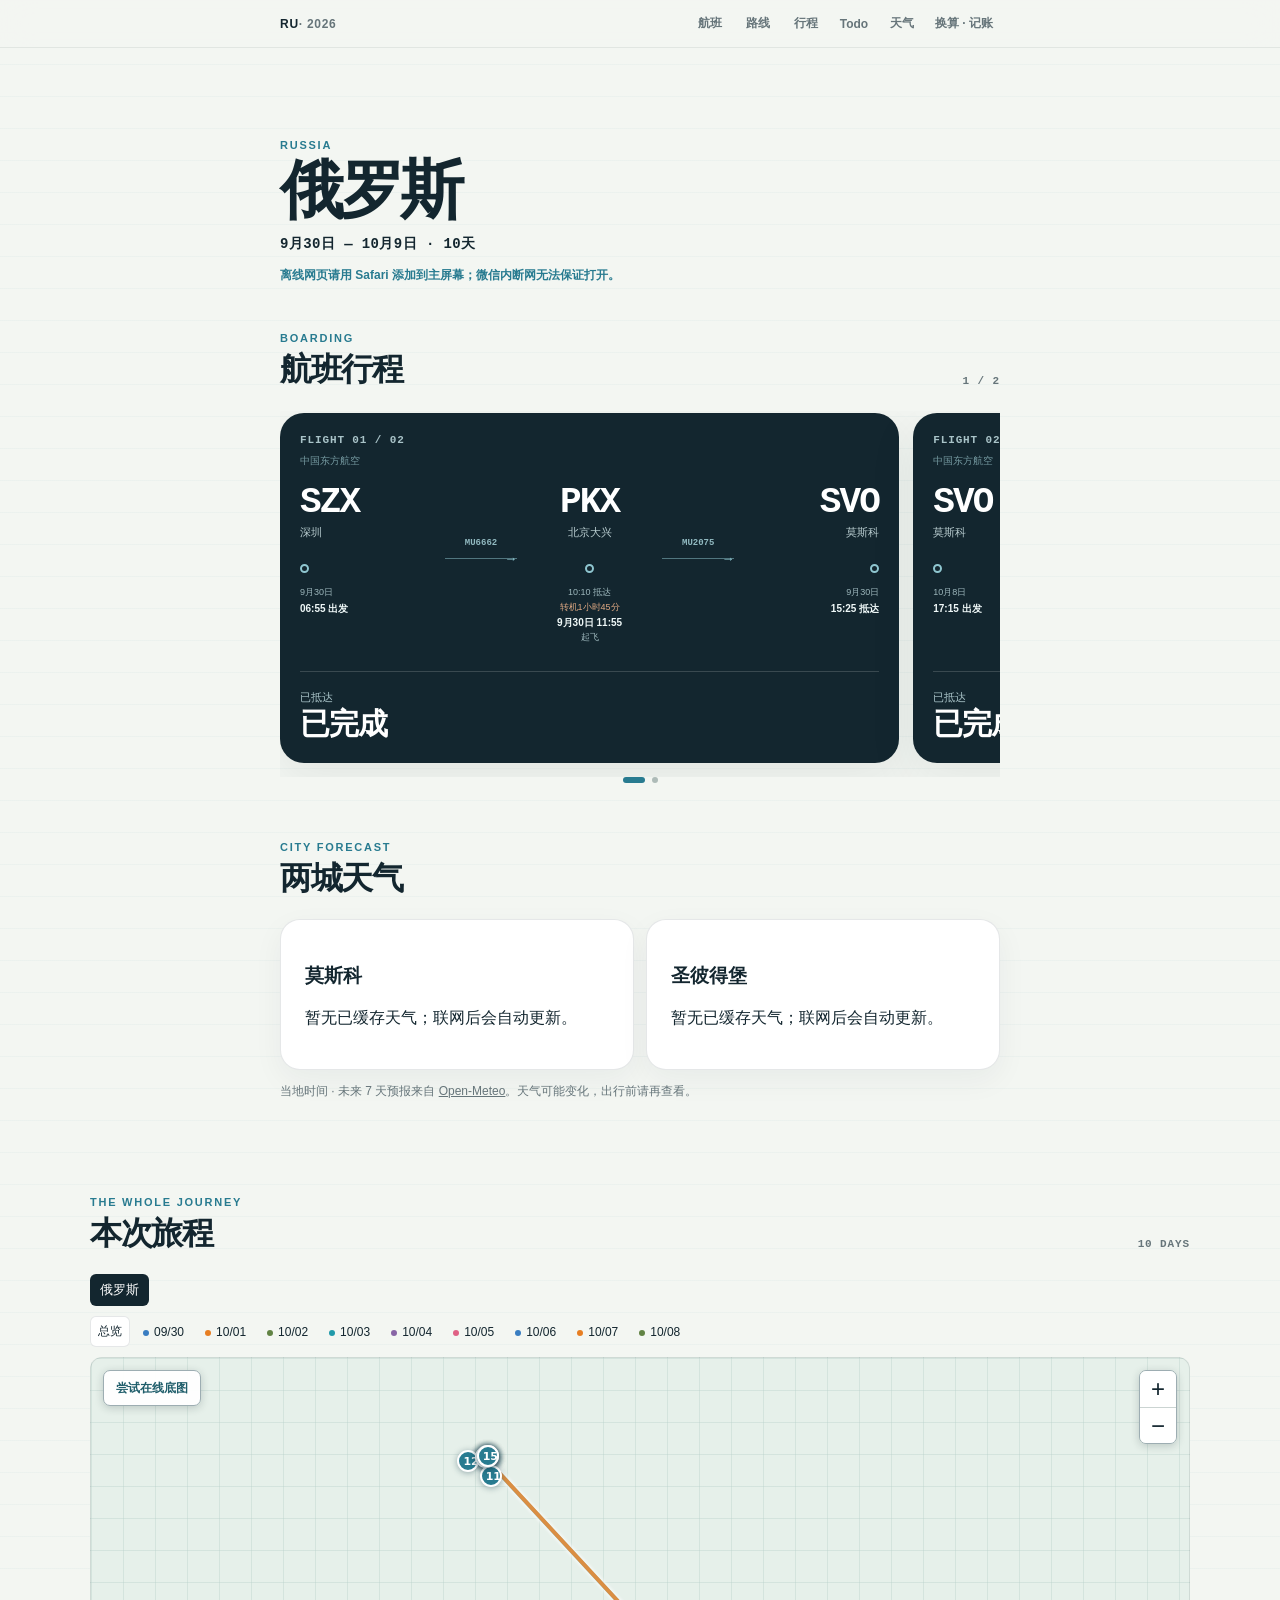
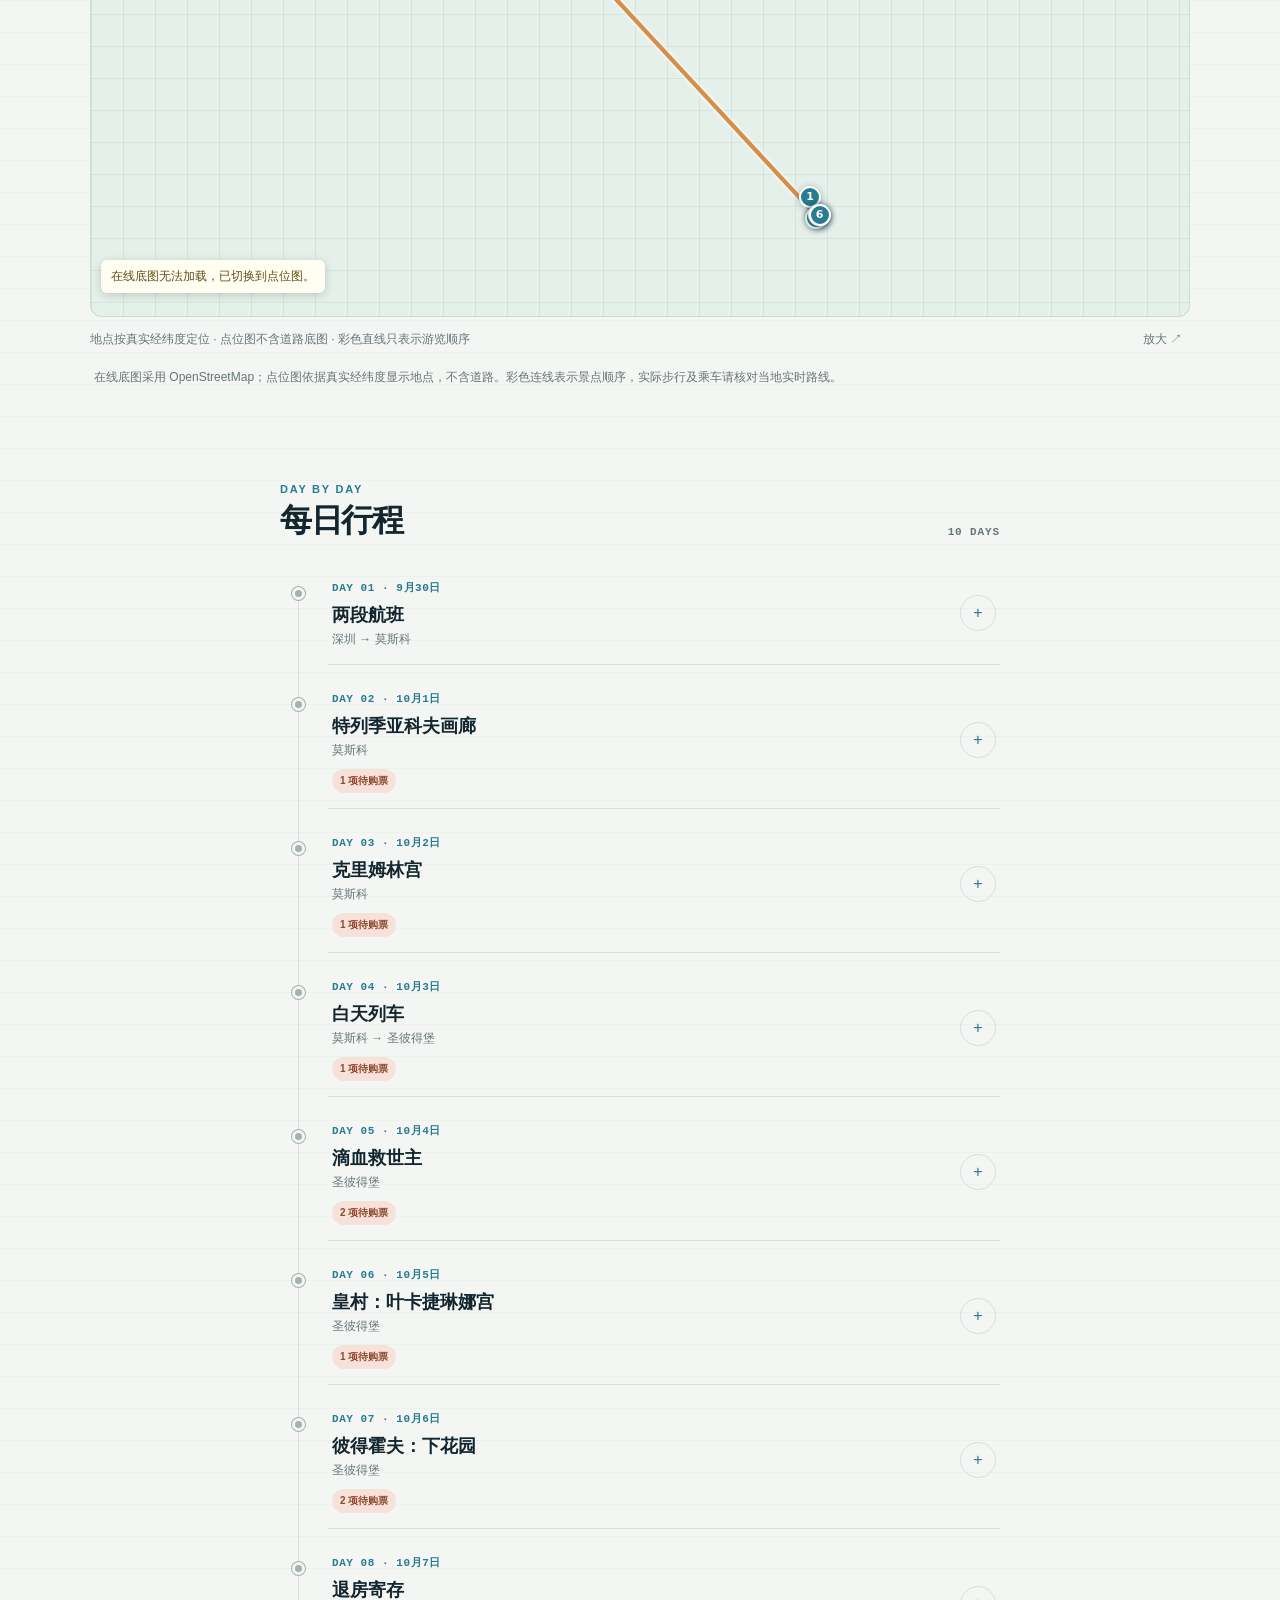
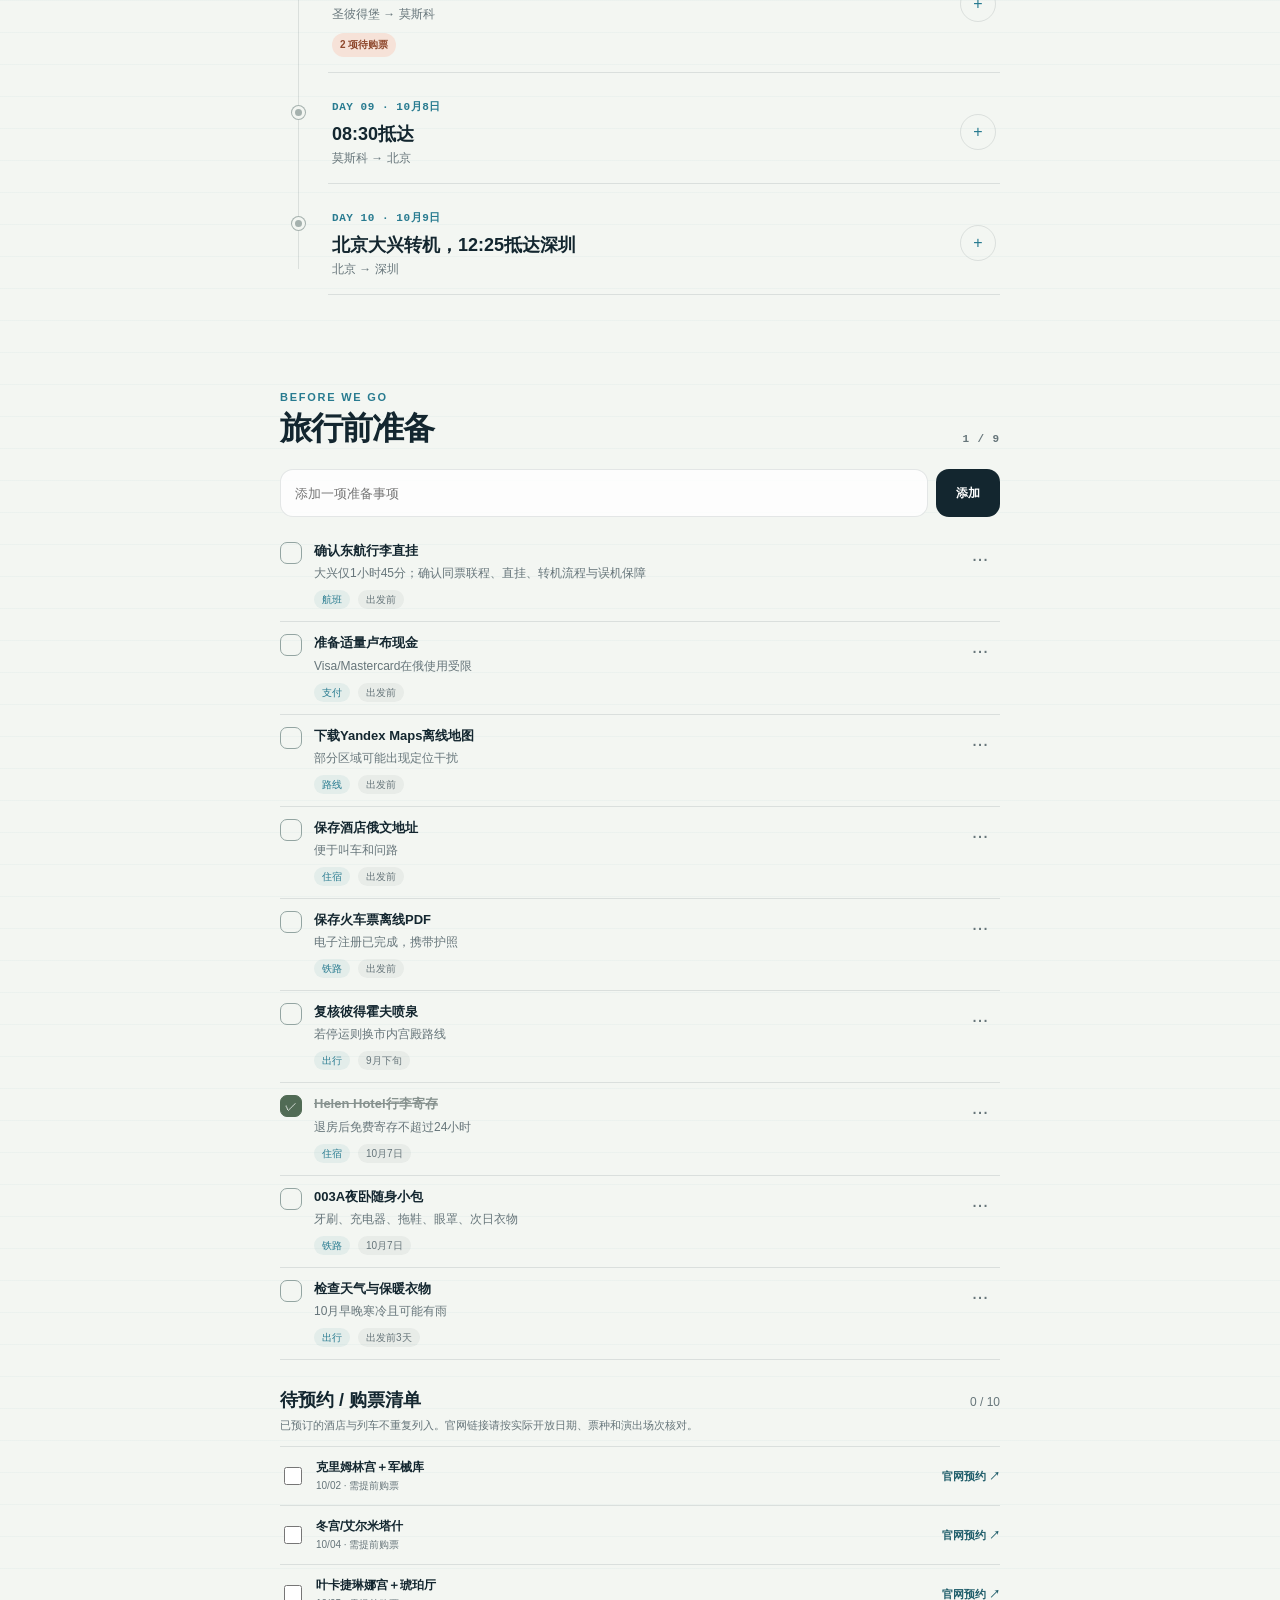
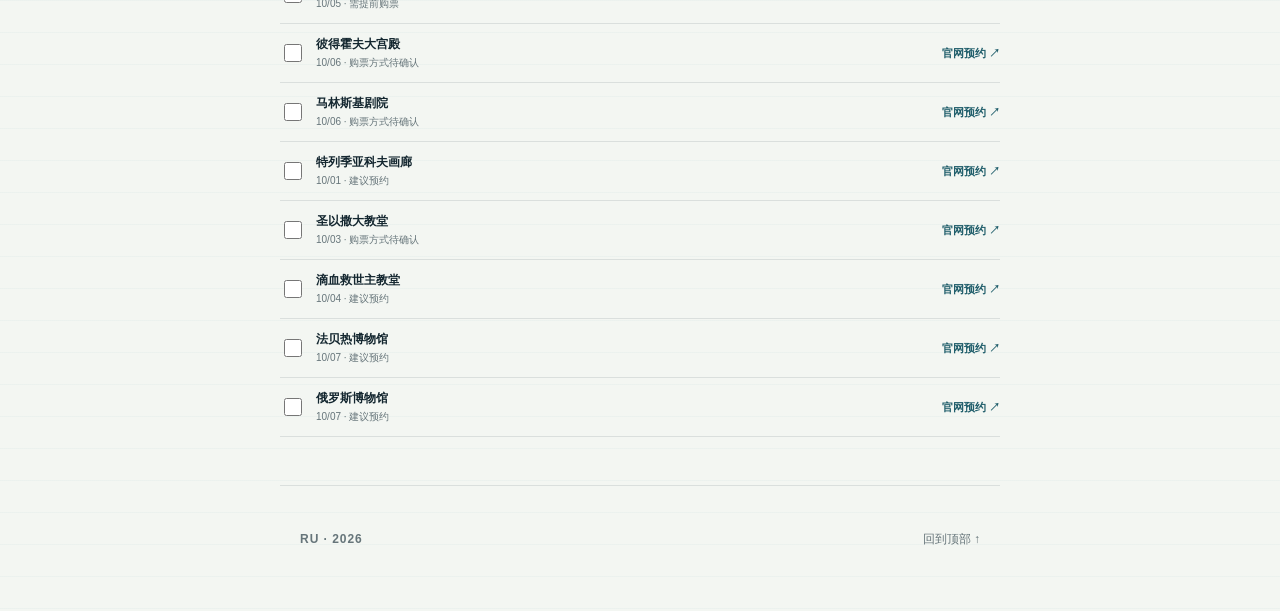
<file: index.html>
<!doctype html>
<html lang="zh-CN">
<head>
  <meta charset="utf-8">
  <meta name="viewport" content="width=device-width, initial-scale=1, viewport-fit=cover">
  <meta name="theme-color" content="#f3f6f2">
  <meta name="format-detection" content="telephone=no">
  <meta name="apple-mobile-web-app-capable" content="yes">
  <meta name="apple-mobile-web-app-status-bar-style" content="default">
  <link rel="manifest" href="manifest.webmanifest">
  <link rel="apple-touch-icon" sizes="180x180" href="icons/apple-touch-icon.png">
  <link rel="icon" type="image/png" sizes="192x192" href="icons/icon-192.png">
  <title>俄罗斯双城旅行｜2026年秋</title>
  <meta name="description" content="2026年莫斯科与圣彼得堡旅行行程：航班、每日安排、路线和出行提醒。">
  <meta name="robots" content="noindex,nofollow,noarchive">
  <meta property="og:title" content="俄罗斯双城旅行｜2026年秋">
  <meta property="og:description" content="莫斯科与圣彼得堡的旅行行程和出行提醒。">
  <link rel="stylesheet" href="release-20260926/styles.css?v=visual-1">
  <link rel="stylesheet" href="release-20260926/ledger.css?v=visual-1">
  <link rel="stylesheet" href="release-20260926/weather.css?v=visual-1">
  <script src="release-20260926/runtime-storage.js" defer></script>
  <script src="release-20260926/overview-map.js" defer></script>
  <script src="release-20260926/route-ui.js" defer></script>
  <script src="release-20260926/geo-map.js?v=visual-1" defer></script>
  <script src="release-20260926/app.js?v=visual-1" defer></script>
  <script src="release-20260926/ticket-pdf-preview.js" defer></script>
  <script src="release-20260926/ledger.js" defer></script>
  <script src="release-20260926/site-navigation.js?v=visual-1" defer></script>
  <script src="release-20260926/weather.js" defer></script>
  <script src="release-20260926/pwa.js" defer></script>
</head>
<body>
  <a class="skip-link" id="skip-link" href="#main">跳到主要内容</a>
  <div class="network-status" id="network-status" role="status" aria-live="polite" hidden></div>
  <div class="update-status" id="update-status" role="status" hidden>网站有新版本 <button type="button" id="update-now">刷新更新</button></div>
  <header class="topbar" id="topbar">
    <a class="wordmark" id="wordmark" href="#top" aria-label="返回顶部"></a>
    <nav class="primary-navigation" aria-label="主要模块">
      <a class="travel-nav-link" href="#flights" data-module="flights" hidden>航班</a>
      <a class="travel-nav-link" href="#route" data-module="overview" hidden>路线</a>
      <a class="travel-nav-link" href="#itinerary" data-module="itinerary" hidden>行程</a>
      <a class="travel-nav-link" href="#drive" data-module="driving" hidden>自驾</a>
      <a class="travel-nav-link" href="#prep" data-module="todo" hidden>Todo</a>
      <a class="travel-nav-link" href="#weather">天气</a>
      <a class="primary-navigation__ledger" id="ledger-navigation-link" href="#ledger" data-module="ledger" hidden>换算 · 记账</a>
    </nav>
  </header>

  <main id="main" data-site-view="travel">
    <section class="hero" id="top" aria-labelledby="trip-title">
      <div class="hero__eyebrow" id="trip-eyebrow"></div>
      <h1 id="trip-title">正在载入旅程</h1>
      <p class="hero__date" id="trip-date"></p>
      <p class="hero__offline">离线网页请用 Safari 添加到主屏幕；微信内断网无法保证打开。</p>
    </section>

    <section class="section flights-section" id="flights" aria-labelledby="flights-title" data-module="flights" hidden>
      <div class="section-heading">
        <div>
          <p class="section-kicker">BOARDING</p>
          <h2 id="flights-title">航班行程</h2>
        </div>
        <p class="section-index" id="flight-index" aria-live="polite">1 / 3</p>
      </div>
      <div class="flight-carousel" id="flight-carousel" aria-label="航班卡片，可左右滑动"></div>
      <div class="carousel-dots" id="flight-dots" aria-hidden="true"></div>
    </section>

    <section class="section weather-section" id="weather" aria-labelledby="weather-title">
      <div class="section-heading"><div><p class="section-kicker">CITY FORECAST</p><h2 id="weather-title">两城天气</h2></div></div>
      <div class="weather-grid" id="weather-grid" aria-live="polite">正在获取天气…</div>
      <p class="weather-source">当地时间 · 未来 7 天预报来自 <a href="https://open-meteo.com/" target="_blank" rel="noopener noreferrer">Open-Meteo</a>。天气可能变化，出行前请再查看。</p>
    </section>

    <section class="section route-section" id="route" aria-labelledby="route-title" data-module="overview" hidden>
      <div class="section-heading">
        <div>
          <p class="section-kicker">THE WHOLE JOURNEY</p>
          <h2 id="route-title">本次旅程</h2>
        </div>
        <span class="soft-label" id="route-day-count"></span>
      </div>
      <div id="route-explorer"></div>
      <p class="route-caption">在线底图采用 OpenStreetMap；点位图依据真实经纬度显示地点，不含道路。彩色连线表示景点顺序，实际步行及乘车请核对当地实时路线。</p>
    </section>

    <section class="section itinerary-section" id="itinerary" aria-labelledby="itinerary-title" data-module="itinerary" hidden>
      <div class="section-heading">
        <div>
          <p class="section-kicker">DAY BY DAY</p>
          <h2 id="itinerary-title">每日行程</h2>
        </div>
        <span class="soft-label" id="day-count"></span>
      </div>
      <div class="next-activity" id="next-activity" hidden></div>
      <div class="timeline" id="timeline"></div>
    </section>

    <section class="section drive-section" id="drive" aria-labelledby="drive-title" data-module="driving" hidden>
      <div class="section-heading">
        <div>
          <p class="section-kicker">ON THE ROAD</p>
          <h2 id="drive-title">自驾信息</h2>
        </div>
        <span class="soft-label" id="rental-provider-label">RENTAL</span>
      </div>
      <div id="rental-card"></div>
      <div class="accordion-stack" id="drive-notes"></div>
    </section>

    <section class="section prep-section" id="prep" aria-labelledby="prep-title" data-module="todo" hidden>
      <div class="section-heading">
        <div>
          <p class="section-kicker">BEFORE WE GO</p>
          <h2 id="prep-title">旅行前准备</h2>
        </div>
        <span class="soft-label" id="todo-progress">0 / 0</span>
      </div>
      <form class="todo-form" id="todo-form">
        <input id="todo-input" type="text" maxlength="80" placeholder="添加一项准备事项" aria-label="准备事项">
        <button type="submit">添加</button>
      </form>
      <div class="todo-list" id="todo-list"></div>
      <div class="booking-checklist-heading"><h3>待预约 / 购票清单</h3><span id="booking-progress">0 / 0</span></div>
      <p class="booking-checklist-note">已预订的酒店与列车不重复列入。官网链接请按实际开放日期、票种和演出场次核对。</p>
      <div class="booking-checklist" id="booking-checklist"></div>
    </section>

    <footer class="footer">
      <p id="footer-mark"></p>
      <a href="#top">回到顶部 ↑</a>
    </footer>
  </main>

  <main class="ledger-view" id="ledger-view" data-site-view="ledger" data-module="ledger" hidden>
    <div id="ledger-root"></div>
  </main>

  <dialog class="map-dialog" id="map-dialog">
    <button type="button" class="dialog-close" id="map-close" aria-label="关闭路线图">关闭</button>
    <div id="map-dialog-content"></div>
  </dialog>

  <dialog class="ticket-dialog" id="ticket-dialog" aria-labelledby="ticket-dialog-title">
    <header>
      <div>
        <span>门票与预订</span>
        <h2 id="ticket-dialog-title">门票详情</h2>
      </div>
      <button type="button" id="ticket-dialog-close" aria-label="关闭门票详情">关闭</button>
    </header>
    <div class="ticket-dialog__body" id="ticket-dialog-body"></div>
  </dialog>

  <div class="place-map-overlay" id="place-map" hidden>
    <section class="place-map-sheet" role="dialog" aria-modal="true" aria-labelledby="place-map-title">
      <header><h2 id="place-map-title">地点地图</h2><button id="place-map-close" type="button" aria-label="关闭地点地图">关闭</button></header>
      <div id="place-map-preview" class="place-map-preview"></div>
      <footer><p>外部地图的访问情况取决于当前网络。实际路线请结合当地实时交通。</p><a id="place-map-external" target="_blank" rel="noopener noreferrer">用 OpenStreetMap 打开 ↗</a></footer>
    </section>
  </div>

  <div class="loading-error" id="loading-error" hidden>
    <strong>行程暂时无法载入</strong>
    <span>请确认 trip-data.json 已通过生成校验，并与网页位于同一目录。</span>
  </div>
</body>
</html>
</file>
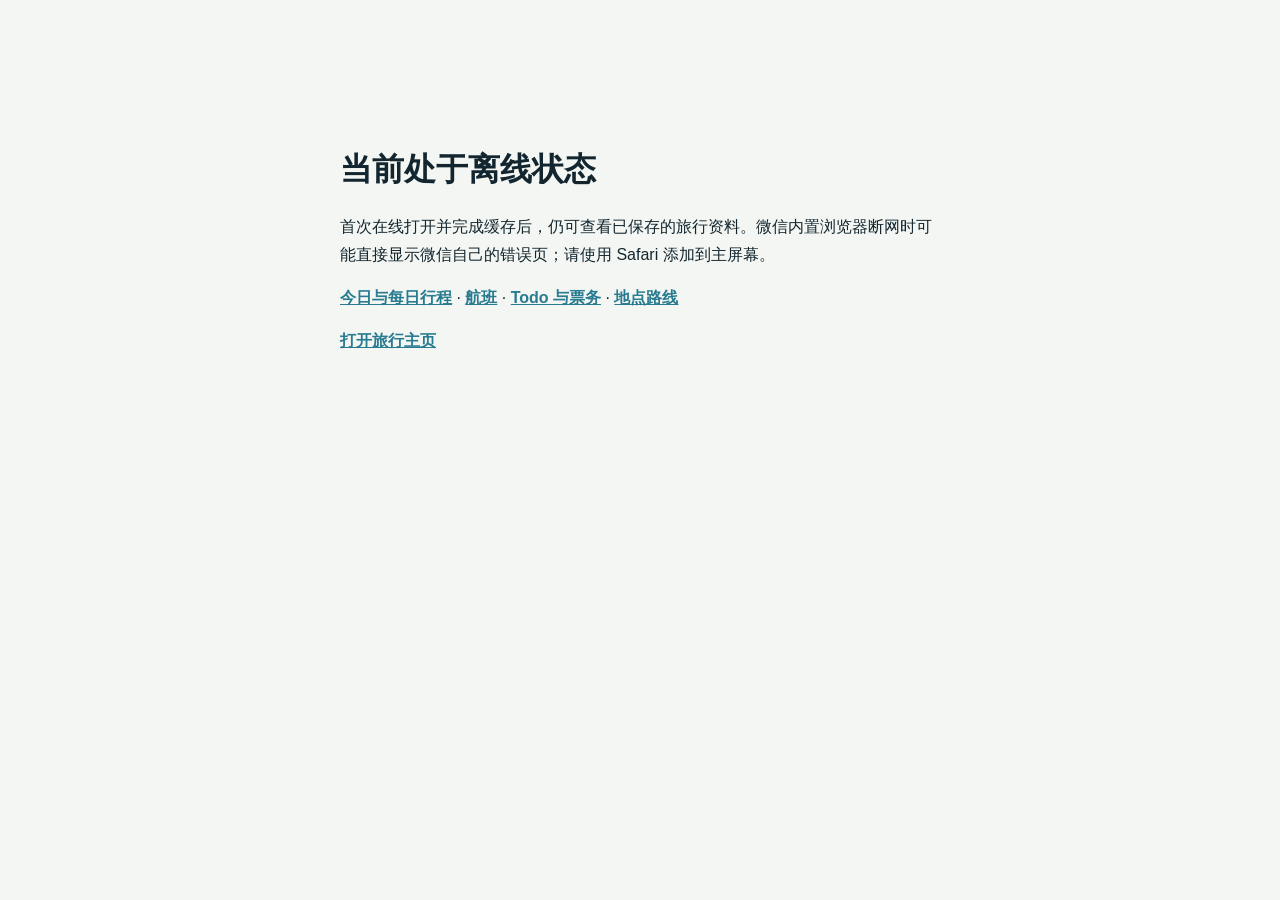
<file: offline.html>
<!doctype html>
<html lang="zh-CN">
<head>
  <meta charset="utf-8">
  <meta name="viewport" content="width=device-width, initial-scale=1">
  <meta name="theme-color" content="#f3f6f2">
  <title>离线模式｜俄罗斯双城旅行</title>
  <style>body{margin:0;padding:40px 22px;background:#f3f6f2;color:#13262f;font-family:-apple-system,BlinkMacSystemFont,"PingFang SC",sans-serif}main{max-width:600px;margin:12vh auto}h1{font-size:32px}p{line-height:1.7}a{color:#287b90;font-weight:700}</style>
</head>
<body><main><h1>当前处于离线状态</h1><p>首次在线打开并完成缓存后，仍可查看已保存的旅行资料。微信内置浏览器断网时可能直接显示微信自己的错误页；请使用 Safari 添加到主屏幕。</p><p><a href="./#itinerary">今日与每日行程</a> · <a href="./#flights">航班</a> · <a href="./#prep">Todo 与票务</a> · <a href="./#route">地点路线</a></p><p><a href="./">打开旅行主页</a></p></main></body>
</html>
</file>
<file: release-20260926/styles.css>
:root {
  --paper: #f3f6f2;
  --surface: #ffffff;
  --ink: #13262f;
  --muted: #66757a;
  --line: rgba(19, 38, 47, 0.11);
  --lake: #287b90;
  --lake-soft: #d9ebee;
  --forest: #516b55;
  --terracotta: #b65c3a;
  --warning: #b84635;
  --radius-lg: 24px;
  --radius-md: 16px;
  --radius-sm: 12px;
  --radius-xl: 30px;
  --space-1: 4px;
  --space-2: 8px;
  --space-3: 12px;
  --space-4: 16px;
  --space-6: 24px;
  --space-8: 32px;
  --space-12: 48px;
  --type-display: clamp(38px, 12vw, 64px);
  --type-section: clamp(28px, 8vw, 32px);
  --type-body: 13px;
  --type-meta: 11px;
  --type-label: 11px;
  --shadow: 0 16px 48px rgba(25, 47, 55, 0.08);
  --content: 720px;
  --safe-top: env(safe-area-inset-top, 0px);
  --safe-bottom: env(safe-area-inset-bottom, 0px);
}

* { box-sizing: border-box; }
[data-module][hidden] { display: none !important; }
html { scroll-behavior: smooth; background: var(--paper); }
body {
  margin: 0;
  color: var(--ink);
  background:
    linear-gradient(rgba(40, 123, 144, 0.035) 1px, transparent 1px),
    var(--paper);
  background-size: 100% 32px;
  font-family: -apple-system, BlinkMacSystemFont, "PingFang SC", "Hiragino Sans GB", "Microsoft YaHei", sans-serif;
  -webkit-font-smoothing: antialiased;
  -webkit-tap-highlight-color: transparent;
}

button, a { touch-action: manipulation; }
button { font: inherit; color: inherit; }
a { color: inherit; }
img { display: block; max-width: 100%; }

.skip-link {
  position: fixed;
  left: 12px;
  top: -80px;
  z-index: 100;
  padding: 12px 16px;
  background: var(--ink);
  color: white;
  border-radius: 10px;
}
.skip-link:focus { top: calc(12px + var(--safe-top)); }

.topbar {
  position: sticky;
  top: 0;
  z-index: 20;
  height: calc(48px + var(--safe-top));
  padding: var(--safe-top) 14px 0;
  display: flex;
  align-items: center;
  justify-content: space-between;
  border-bottom: 1px solid rgba(19, 38, 47, 0.08);
  background: rgba(243, 246, 242, 0.91);
  -webkit-backdrop-filter: blur(16px);
  backdrop-filter: blur(16px);
}
.wordmark { min-height: 44px; display: inline-flex; align-items: center; text-decoration: none; font-weight: 800; letter-spacing: 0.06em; font-size: 12px; }
.wordmark span { color: var(--muted); font-weight: 600; }
.topbar nav { display: flex; gap: 2px; }
.topbar nav a {
  min-width: 44px;
  min-height: 44px;
  padding: 0 6px;
  display: inline-flex;
  align-items: center;
  justify-content: center;
  color: var(--muted);
  text-decoration: none;
  font-size: 12px;
  font-weight: 650;
}
.topbar nav a:active { color: var(--lake); }

main { overflow: hidden; }
.hero, .section, .footer { width: min(100%, var(--content)); margin-inline: auto; }
.hero { padding: 32px 18px 24px; min-height: 188px; display: flex; flex-direction: column; justify-content: flex-end; }
.hero__eyebrow, .section-kicker {
  margin: 0 0 var(--space-2);
  color: var(--lake);
  font-size: var(--type-label);
  font-weight: 800;
  letter-spacing: 0.16em;
}
.hero h1 { margin: 0; max-width: 620px; font-size: var(--type-display); line-height: 0.98; letter-spacing: -0.06em; font-weight: 820; }
.hero__date { margin: 14px 0 0; font: 650 14px/1.4 ui-monospace, SFMono-Regular, Menlo, monospace; letter-spacing: 0.03em; }
.hero__offline { align-self:flex-start; margin:12px 0 0; color:var(--lake); font-size:12px; font-weight:750; }

.section { padding: var(--space-12) 18px; scroll-margin-top: 48px; }
.flights-section { padding-top: var(--space-6); padding-bottom: var(--space-8); }
.section-heading { margin-bottom: var(--space-6); display: flex; justify-content: space-between; align-items: flex-end; gap: var(--space-4); }
.section-heading h2 { margin: 0; font-size: var(--type-section); line-height: 1.08; letter-spacing: -0.04em; }
.section-index, .soft-label { margin: 0; color: var(--muted); font: 700 11px/1 ui-monospace, SFMono-Regular, Menlo, monospace; letter-spacing: 0.08em; }

.flight-carousel {
  display: flex;
  gap: 14px;
  overflow-x: auto;
  scroll-snap-type: x mandatory;
  scrollbar-width: none;
  overscroll-behavior-x: contain;
  padding: 2px 0 14px;
}
.flight-carousel::-webkit-scrollbar { display: none; }
.flight-card {
  flex: 0 0 calc(100% - 20px);
  scroll-snap-align: center;
  min-height: 330px;
  padding: 20px;
  border-radius: var(--radius-lg);
  color: #eff8f8;
  background: var(--ink);
  box-shadow: var(--shadow);
  display: flex;
  flex-direction: column;
}
.flight-card__top { color: #a9c3c8; font: 700 11px/1.3 ui-monospace, SFMono-Regular, Menlo, monospace; letter-spacing: 0.08em; }
.flight-card__airlines { margin-top: 7px; color: #7599a0; font-size: 10px; }
.flight-flow { margin-top: 17px; display: grid; grid-template-columns: var(--route-columns); align-items: start; }
.flight-stop { min-width: 0; text-align: center; }
.flight-stop:first-child { text-align: left; }
.flight-stop:last-child { text-align: right; }
.flight-stop__code { display: block; color: #fff; font: 760 clamp(25px, 8vw, 36px)/1 ui-monospace, SFMono-Regular, Menlo, monospace; letter-spacing: -.05em; }
.flight-stop__city { display: block; min-height: 30px; margin-top: 5px; color: #b8cccf; font-size: 11px; line-height: 1.25; }
.flight-stop__dot { position: relative; z-index: 1; display: inline-block; width: 9px; height: 9px; margin: 8px 0 10px; border: 2px solid #8fc6d0; border-radius: 50%; background: var(--ink); }
.flight-stop__timing { display: flex; flex-direction: column; gap: 3px; color: #9db7bc; font-size: 9px; line-height: 1.3; }
.flight-stop__timing b { color: #eff8f8; font-size: 10px; font-weight: 720; }
.flight-stop__timing em { color: #e0a983; font-style: normal; font-size: 9px; }
.flight-segment { min-width: 0; padding-top: 53px; color: #91b9c0; text-align: center; }
.flight-segment span { display: block; overflow: hidden; font: 700 9px/1.2 ui-monospace, SFMono-Regular, Menlo, monospace; text-overflow: ellipsis; white-space: nowrap; }
.flight-segment i { display: block; height: 1px; margin-top: 9px; background: rgba(143,198,208,.5); color: #8fc6d0; font-style: normal; font-size: 13px; line-height: 1px; text-align: right; }
.flight-card__countdown-row { margin-top: auto; padding-top: 18px; border-top: 1px solid rgba(255,255,255,.16); }
.flight-countdown { text-align: left; }
.flight-countdown span { display: block; color: #a9c3c8; font-size: 11px; }
.flight-countdown strong { display: block; margin-top: 5px; color: #fff; font: 760 clamp(22px, 7vw, 30px)/1.1 ui-monospace, SFMono-Regular, Menlo, monospace; letter-spacing: -.03em; font-variant-numeric: tabular-nums; }
.flight-placeholder { margin: 34px 0 22px; }
.flight-placeholder__eyebrow { color: #e0a983; font: 760 10px/1.3 ui-monospace, SFMono-Regular, Menlo, monospace; letter-spacing: .12em; }
.flight-placeholder h3 { margin: 9px 0 0; color: #fff; font-size: clamp(24px, 7vw, 34px); line-height: 1.08; letter-spacing: -.035em; }
.flight-placeholder p { max-width: 520px; margin: 12px 0 0; color: #b8cccf; font-size: 12px; line-height: 1.7; }
.flight-placeholder ul { margin: 14px 0 0; padding: 0; display: flex; flex-wrap: wrap; gap: 7px; list-style: none; }
.flight-placeholder li { padding: 6px 9px; border: 1px solid rgba(143,198,208,.3); border-radius: 999px; color: #d7e7e8; background: rgba(255,255,255,.04); font-size: 10px; }
.carousel-dots { display: flex; justify-content: center; gap: 7px; }
.carousel-dot { width: 6px; height: 6px; border: 0; padding: 0; border-radius: 50%; background: #aebbb8; transition: width .2s ease; }
.carousel-dot.is-active { width: 22px; border-radius: 99px; background: var(--lake); }

.route-map-button { position: relative; display: block; width: 100%; padding: 0; overflow: hidden; border: 1px solid var(--line); border-radius: var(--radius-lg); background: var(--surface); box-shadow: var(--shadow); cursor: zoom-in; }
.route-map-button img { width: 100%; height: auto; }
.route-map-button span { position: absolute; right: 12px; bottom: 12px; padding: 9px 12px; border-radius: 999px; color: white; background: rgba(19,38,47,.86); font-size: 11px; font-weight: 700; backdrop-filter: blur(8px); }
.route-caption { margin: 12px 4px 0; color: var(--muted); font-size: 12px; line-height: 1.6; }

.timeline { position: relative; }
.timeline::before { content: ""; position: absolute; left: 18px; top: 22px; bottom: 26px; width: 1px; background: var(--line); }
.day-card { position: relative; padding-left: 48px; }
.day-card + .day-card { margin-top: 8px; }
.day-dot { position: absolute; left: 12px; top: 25px; z-index: 1; width: 13px; height: 13px; border: 3px solid var(--paper); border-radius: 50%; background: #a5b1ae; box-shadow: 0 0 0 1px #a5b1ae; }
.day-card.is-today .day-dot { background: var(--terracotta); box-shadow: 0 0 0 3px rgba(182,92,58,.18); }
.day-toggle { width: 100%; min-height: 78px; padding: 15px 4px; border: 0; border-bottom: 1px solid var(--line); background: transparent; text-align: left; display: grid; grid-template-columns: 1fr auto; gap: 12px; cursor: pointer; }
.day-meta { color: var(--lake); font: 750 var(--type-meta)/1.3 ui-monospace, SFMono-Regular, Menlo, monospace; letter-spacing: .05em; }
.day-title { display:block; margin-top: var(--space-2); font-size: 18px; font-weight: 760; line-height: 1.35; }
.day-locations { display:block; margin-top: var(--space-1); color: var(--muted); font-size: 12px; line-height: 1.45; }
.day-ticket-summary { display: inline-flex; min-height: 24px; margin-top: 9px; padding: 4px 8px; align-items: center; border-radius: 999px; font-size: 10px; font-weight: 760; }
.day-ticket-summary.has-pending { color: #8f492e; background: #f6e2d8; }
.day-ticket-summary.is-complete { color: #43654a; background: #dfeade; }
.day-chevron { width: 36px; height: 36px; align-self: center; border: 1px solid var(--line); border-radius: 50%; display: grid; place-items: center; color: var(--lake); transition: transform .2s ease; }
.day-toggle[aria-expanded="true"] .day-chevron { transform: rotate(45deg); }
.day-detail { padding: 18px 0 26px; }
.day-detail[hidden] { display: none; }
.schedule { margin: 0; padding: 0; list-style: none; }
.schedule-item { position: relative; padding: 0 0 21px 82px; min-height: 50px; }
.schedule-item::before { content: ""; position: absolute; left: 70px; top: 6px; bottom: 0; width: 1px; background: #dce4e2; }
.schedule-item:last-child::before { display: none; }
.schedule-time { position: absolute; left: 0; top: 0; width: 62px; color: var(--muted); font: 700 11px/1.45 ui-monospace, SFMono-Regular, Menlo, monospace; }
.schedule-item::after { content: ""; position: absolute; left: 66px; top: 5px; width: 9px; height: 9px; border: 2px solid var(--lake); border-radius: 50%; background: var(--paper); }
.schedule-text { font-size: 13px; line-height: 1.65; }
.schedule-map-links { margin-top: 7px; display: flex; flex-wrap: wrap; gap: 6px; }
.schedule-map-link { min-height: 32px; padding: 6px 9px; display: inline-flex; align-items: center; border: 1px solid #c8dadc; border-radius: 999px; color: #205e6b; background: #edf6f5; text-decoration: none; font-size: 11px; font-weight: 700; }
.schedule-ticket { margin-top: 9px; border: 1px solid #e8c8b8; border-radius: 12px; background: #fff8f4; overflow: hidden; }
.schedule-ticket summary { min-height: 38px; padding: 8px 10px; display: flex; align-items: center; gap: 6px; list-style: none; color: #8f492e; cursor: pointer; font-size: 10px; font-weight: 750; }
.schedule-ticket summary::-webkit-details-marker { display: none; }
.schedule-ticket summary b { margin-left: auto; color: var(--ink); font-size: 11px; }
.schedule-ticket.is-purchased { border-color: #cbdcca; background: #f1f7f0; }
.schedule-ticket.is-purchased summary { color: #43654a; }
.ticket-status-dot { width: 7px; height: 7px; flex: 0 0 7px; border-radius: 50%; background: currentColor; }
.schedule-ticket__body { padding: 0 10px 11px 23px; }
.schedule-ticket__body p { margin: 0; color: #614b42; font-size: 11px; line-height: 1.5; }
.schedule-ticket__body span { display: block; margin-top: 4px; color: var(--muted); font-size: 10px; }
.schedule-ticket__body a { min-height: 34px; margin-top: 5px; display: inline-flex; align-items: center; color: var(--lake); font-size: 10px; font-weight: 750; }
.detail-note { margin: 8px 0 0; padding: 12px 14px; border-left: 2px solid var(--terracotta); background: rgba(182,92,58,.06); color: #6d4c3e; font-size: 12px; line-height: 1.6; }
.costs { margin-top: 10px; display: flex; flex-wrap: wrap; gap: 6px; }
.cost-tag { padding: 7px 9px; border-radius: 8px; background: #e8eeeb; color: #53615e; font-size: 11px; }

.tickets-section { padding-top: 40px; }
.tickets-summary { margin: -5px 0 15px; color: var(--muted); font-size: 11px; line-height: 1.5; }
.ticket-filters { display: flex; gap: 7px; margin-bottom: 14px; overflow-x: auto; }
.ticket-filters button { min-height: 38px; padding: 0 14px; flex: 0 0 auto; border: 1px solid var(--line); border-radius: 999px; background: rgba(255,255,255,.7); color: var(--muted); cursor: pointer; font-size: 11px; font-weight: 720; }
.ticket-filters button.is-active { border-color: var(--ink); color: white; background: var(--ink); }
.ticket-list { display: grid; gap: 11px; }
.ticket-card { padding: 16px; border: 0; border-bottom: 1px solid var(--line); border-radius: var(--radius-sm); background: rgba(255,255,255,.58); }
.ticket-card.is-purchased { background: rgba(241,247,240,.82); }
.ticket-card__date { color: var(--lake); font: 740 10px/1.2 ui-monospace, SFMono-Regular, Menlo, monospace; letter-spacing: .06em; }
.ticket-card__head { margin-top: 9px; display: flex; align-items: flex-start; justify-content: space-between; gap: 10px; }
.ticket-card__head h3 { margin: 0; font-size: 16px; line-height: 1.25; }
.ticket-card__head p { margin: 4px 0 0; color: var(--muted); font-size: 10px; }
.ticket-badge { min-height: 25px; padding: 5px 8px; flex: 0 0 auto; border-radius: 999px; color: #8f492e; background: #f6e2d8; font-size: 9px; font-weight: 760; }
.ticket-badge.is-advance-recommended { color: #205e6b; background: #ddecf0; }
.ticket-badge.is-purchased { color: #43654a; background: #dfeade; }
.ticket-card__guidance { margin-top: 15px; padding-top: 13px; border-top: 1px solid var(--line); }
.ticket-card__guidance span { display: block; color: var(--muted); font-size: 9px; letter-spacing: .08em; }
.ticket-card__guidance strong { display: block; margin-top: 4px; font-size: 12px; line-height: 1.5; }
.ticket-details { margin-top: 7px; }
.ticket-details > summary { min-height: 38px; display: inline-flex; align-items: center; color: var(--lake); cursor: pointer; font-size: 11px; font-weight: 750; }
.ticket-details dl { margin: 4px 0 0; }
.ticket-details dl div { padding: 8px 0; border-top: 1px solid var(--line); display: grid; grid-template-columns: 70px 1fr; gap: 8px; font-size: 11px; line-height: 1.5; }
.ticket-details dt { color: var(--muted); }
.ticket-details dd { margin: 0; }
.ticket-uncertainties { margin-top: 8px; padding: 11px; border-radius: 10px; background: #f2f3ef; color: #52605d; font-size: 10px; }
.ticket-uncertainties ul { margin: 5px 0 0; padding-left: 16px; }
.ticket-actions { margin-top: 12px; display: flex; align-items: center; justify-content: space-between; gap: 8px; }
.ticket-actions a, .ticket-actions button { min-height: 40px; display: inline-flex; align-items: center; font-size: 10px; font-weight: 740; }
.ticket-actions a { color: var(--lake); }
.ticket-actions span { color: var(--muted); font-size: 10px; }
.ticket-actions button { padding: 0 12px; border: 0; border-radius: 10px; color: white; background: var(--lake); cursor: pointer; }
.tickets-empty { padding: 28px 0; color: var(--muted); text-align: center; font-size: 12px; }

.rental-panel { overflow: hidden; border-radius: var(--radius-lg); background: var(--ink); color: white; box-shadow: var(--shadow); }
.return-deadline { padding: 22px; background: #fff0e5; color: #713d27; border-bottom: 3px solid #bd6941; }
.return-deadline__label { display: block; font-size: 12px; font-weight: 800; }
.return-deadline > strong { display: block; margin: 12px 0 6px; font-size: clamp(23px,7vw,34px); line-height: 1.3; }
.return-deadline time { font-variant-numeric: tabular-nums; }
.return-deadline > span:not(:first-child), .return-deadline small { font-size: 11px; line-height: 1.6; }
.return-deadline p { margin: 10px 0; font-size: 12px; overflow-wrap: anywhere; }
.return-deadline__timer { padding: 12px 0; border-block: 1px solid #e7c6ad; font-size: 16px; font-weight: 750; font-variant-numeric: tabular-nums; }
.return-deadline__warning { font-weight: 750; }
.return-deadline.is-urgent { background: #ffe1da; color: #8c291f; border-color: #b84635; }
.rental-countdown { padding: 24px; background: var(--lake); }
.rental-countdown span { display: block; color: #d6ebee; font-size: 11px; font-weight: 700; letter-spacing: .08em; }
.rental-countdown strong { display: block; margin-top: 8px; font: 760 clamp(28px, 9vw, 44px)/1.05 ui-monospace, SFMono-Regular, Menlo, monospace; letter-spacing: -.05em; }
.rental-countdown small { display: block; margin-top: 10px; color: #d6ebee; line-height: 1.5; }
.rental-details { padding: 22px; }
.rental-car { font-size: 19px; font-weight: 750; }
.rental-sub { margin-top: 5px; color: #abc0c4; font-size: 12px; }
.rental-stops { margin-top: 24px; display: grid; gap: 16px; }
.rental-stop { display: grid; grid-template-columns: 58px 1fr; gap: 12px; }
.rental-stop__label { color: #7fa8b0; font: 700 10px/1.5 ui-monospace, SFMono-Regular, Menlo, monospace; }
.rental-stop b { display: block; font-size: 14px; }
.rental-stop span { display: block; margin-top: 4px; color: #abc0c4; font-size: 12px; line-height: 1.5; }
.rental-price { margin-top: 20px; padding-top: 18px; border-top: 1px solid rgba(255,255,255,.14); display: flex; justify-content: space-between; color: #abc0c4; font-size: 12px; }
.rental-price strong { color: white; font: 720 15px/1 ui-monospace, SFMono-Regular, Menlo, monospace; }

.accordion-stack { margin-top: 14px; display: grid; gap: 10px; }
.accordion { border: 1px solid rgba(19,38,47,.07); border-radius: var(--radius-md); background: rgba(255,255,255,.64); overflow: hidden; }
.accordion summary { min-height: 54px; padding: 16px; cursor: pointer; list-style: none; display: flex; justify-content: space-between; align-items: center; font-size: 14px; font-weight: 740; }
.accordion summary::-webkit-details-marker { display: none; }
.accordion summary::after { content: "+"; width: 28px; height: 28px; display: grid; place-items: center; border: 1px solid var(--line); border-radius: 50%; color: var(--lake); }
.accordion[open] summary::after { content: "−"; }
.accordion ul { margin: 0; padding: 0 18px 18px 38px; color: #47575b; }
.accordion li { margin: 9px 0; font-size: 12px; line-height: 1.65; }

.packing-progress { height: 4px; margin: -8px 0 24px; border-radius: 99px; background: #dbe3e0; overflow: hidden; }
.packing-progress span { display: block; width: 0; height: 100%; background: var(--lake); transition: width .2s ease; }
.packing-group + .packing-group { margin-top: 25px; }
.packing-group h3 { margin: 0 0 8px; color: var(--muted); font-size: 11px; letter-spacing: .1em; }
.packing-item { min-height: 52px; border-bottom: 1px solid var(--line); display: flex; align-items: center; gap: 12px; cursor: pointer; font-size: 14px; }
.packing-item input { appearance: none; width: 22px; height: 22px; margin: 0; flex: 0 0 22px; border: 1.5px solid #93a5a2; border-radius: 7px; background: transparent; display: grid; place-items: center; }
.packing-item input::after { content: "✓"; color: white; font-size: 14px; opacity: 0; transform: scale(.6); transition: .15s ease; }
.packing-item input:checked { border-color: var(--lake); background: var(--lake); }
.packing-item input:checked::after { opacity: 1; transform: scale(1); }
.packing-item:has(input:checked) span { color: #87928f; text-decoration: line-through; }
.text-button { min-height: 44px; margin-top: 18px; padding: 0; border: 0; background: transparent; color: var(--muted); font-size: 12px; text-decoration: underline; cursor: pointer; }

.footer { padding: 46px 20px calc(50px + var(--safe-bottom)); border-top: 1px solid var(--line); display: flex; justify-content: space-between; color: var(--muted); font-size: 12px; }
.footer p { margin: 0; font-weight: 750; letter-spacing: .08em; }
.footer a { min-height: 44px; margin-top: -15px; display: flex; align-items: center; text-decoration: none; }

.map-dialog { width: 100%; max-width: 760px; height: 100%; max-height: none; margin: 0; padding: calc(56px + var(--safe-top)) 0 var(--safe-bottom); border: 0; background: #0e1b21; overflow: auto; }
.map-dialog::backdrop { background: rgba(7,18,22,.88); }
.map-dialog.is-fallback-open { position: fixed; inset: 0; z-index: 50; display: block; }
.map-dialog img { width: 100%; height: auto; }
.dialog-close { position: fixed; z-index: 2; top: calc(10px + var(--safe-top)); right: 12px; min-width: 54px; min-height: 40px; border: 0; border-radius: 999px; background: rgba(255,255,255,.92); color: var(--ink); font-size: 12px; font-weight: 700; }
.loading-error { position: fixed; left: 16px; right: 16px; bottom: calc(16px + var(--safe-bottom)); z-index: 30; padding: 16px; border-radius: 14px; color: white; background: var(--warning); box-shadow: var(--shadow); }
.loading-error strong, .loading-error span { display: block; }
.loading-error span { margin-top: 5px; font-size: 12px; line-height: 1.5; }

:focus-visible { outline: 3px solid rgba(40,123,144,.45); outline-offset: 3px; }

.place-map-overlay { position: fixed; inset: 0; z-index: 60; background: rgba(7,18,22,.6); display: flex; align-items: flex-end; justify-content: center; }
.place-map-overlay[hidden] { display: none; }
.place-map-sheet { width: min(100%,720px); height: 85vh; height: 85dvh; display: flex; flex-direction: column; background: var(--paper); border-radius: 20px 20px 0 0; overflow: hidden; padding-bottom: var(--safe-bottom); }
.place-map-sheet header { padding: 10px 16px; display: flex; align-items: center; justify-content: space-between; gap: 12px; }
.place-map-sheet h2 { margin: 0; font-size: 17px; overflow-wrap: anywhere; }
.place-map-sheet button { flex-shrink: 0; min-height: 44px; min-width: 48px; border: 0; background: transparent; color: var(--lake); }
.place-map-preview { flex:1; min-height:0; display:grid; place-items:center; padding:20px; background:#e9f0ed; }
.place-coordinate-preview { width:100%; }
.place-coordinate-preview__grid { position:relative; min-height:180px; border:1px solid #b8cfca; border-radius:12px; background-color:#e6f0ea; background-image:linear-gradient(#b9d1cb66 1px,transparent 1px),linear-gradient(90deg,#b9d1cb66 1px,transparent 1px); background-size:32px 32px; }
.place-coordinate-preview__pin { position:absolute; left:50%; top:50%; transform:translate(-50%,-50%); color:#d84847; font-size:42px; text-shadow:0 2px 3px white; }
.place-coordinate-preview__details { padding:13px 2px; }
.place-coordinate-preview__details strong { display:block; font-size:15px; }
.place-coordinate-preview__details p { margin:6px 0; color:#355f60; font-size:12px; }
.place-coordinate-preview__details small { color:var(--muted); line-height:1.5; }
.route-place-popover .place-coordinate-preview__grid { min-height:140px; }
.place-map-sheet footer { padding: 10px 16px; }
.place-map-sheet footer p { margin: 0; color: var(--muted); font-size: 11px; line-height: 1.5; }
.place-map-sheet footer a { display: flex; min-height: 44px; align-items: center; color: var(--lake); font-size: 13px; font-weight: 700; }

/* Compact ticket completion, driving notes and user-managed trip preparation */
.schedule-ticket { min-height: 58px; padding: 9px 10px; background: #fff2ed; display: grid; grid-template-columns: 21px minmax(0,1fr) auto; align-items: flex-start; gap: 9px; }
.schedule-ticket__toggle { display: contents; cursor: pointer; }
.schedule-ticket input { position: absolute; opacity: 0; pointer-events: none; }
.schedule-ticket__check { width: 21px; height: 21px; margin-top: 1px; flex: 0 0 21px; border: 1.5px solid #ba765d; border-radius: 7px; color: transparent; display: grid; place-items: center; font-size: 12px; }
.schedule-ticket__content { min-width: 0; display: grid; grid-template-columns: auto 1fr; align-items: baseline; gap: 2px 7px; }
.schedule-ticket__status { color: #995137; font-size: 9px; font-weight: 780; }
.schedule-ticket__content strong { overflow: hidden; color: var(--ink); font-size: 11px; text-overflow: ellipsis; white-space: nowrap; }
.schedule-ticket__content small { grid-column: 1 / -1; color: #795c50; font-size: 9px; line-height: 1.45; }
.schedule-ticket__open { align-self: center; min-width: 44px; min-height: 36px; padding: 0 8px; border: 0; border-left: 1px solid rgba(153,81,55,.18); background: transparent; color: #8f492e; cursor: pointer; font-size: 10px; font-weight: 760; }
.schedule-ticket.is-purchased { border-color: #cbdcca; background: #eaf3e9; }
.schedule-ticket.is-purchased .schedule-ticket__check { border-color: var(--forest); color: white; background: var(--forest); }
.schedule-ticket.is-purchased .schedule-ticket__status { color: var(--forest); }
.schedule-ticket.is-purchased .schedule-ticket__content strong { color: #708072; text-decoration: line-through; }
.schedule-ticket.is-purchased .schedule-ticket__content small { display: none; }
.schedule-ticket.is-purchased .schedule-ticket__open { color: var(--forest); border-left-color: rgba(81,107,85,.2); }

.ticket-dialog { width: min(100% - 28px,720px); max-height: min(88dvh,820px); padding: 0; border: 1px solid rgba(19,38,47,.12); border-radius: 20px; background: var(--paper); box-shadow: 0 22px 70px rgba(19,38,47,.2); overflow: hidden; }
.ticket-dialog[open] { display: flex; flex-direction: column; }
.ticket-dialog::backdrop { background: rgba(7,18,22,.58); backdrop-filter: blur(3px); }
.ticket-dialog > header { min-height: 76px; padding: 16px 18px; display: flex; align-items: center; justify-content: space-between; gap: 16px; border-bottom: 1px solid var(--line); }
.ticket-dialog > header span { display: block; color: var(--lake); font-size: 10px; font-weight: 780; letter-spacing: .12em; }
.ticket-dialog > header h2 { margin: 5px 0 0; font-size: 21px; letter-spacing: -.035em; }
.ticket-dialog > header button { min-width: 52px; min-height: 40px; border: 0; border-radius: 999px; background: white; color: var(--lake); cursor: pointer; font-size: 12px; font-weight: 720; }
.ticket-dialog__body { min-height: 0; padding: 18px; overflow: auto; flex: 1 1 auto; }
.ticket-dialog__status { margin: 0; color: var(--terracotta); font-size: 11px; font-weight: 780; }
.ticket-dialog__guidance { margin: 8px 0 16px; color: #47575b; font-size: 13px; line-height: 1.65; }
.ticket-dialog__preview { width: 100%; min-height: min(58dvh,520px); max-height: 62dvh; border: 1px solid var(--line); border-radius: 12px; background: white; object-fit: contain; }
.ticket-dialog__preview--pdf { display: block; height: min(68dvh,680px); max-height: none; object-fit: initial; }
.ticket-dialog__empty { margin: 18px 0; padding: 24px 16px; border: 1px dashed var(--line); border-radius: 12px; color: var(--muted); text-align: center; font-size: 12px; line-height: 1.6; }
.ticket-dialog__links { margin-top: 14px; display: flex; flex-wrap: wrap; gap: 8px; }
.ticket-dialog__links a { min-height: 42px; padding: 0 13px; display: inline-flex; align-items: center; border: 1px solid #c8dadc; border-radius: 999px; color: #205e6b; background: #edf6f5; text-decoration: none; font-size: 12px; font-weight: 720; }

.accordion-stack { margin-top: 14px; display: block; }
.drive-note-tabs { display: grid; grid-template-columns: repeat(3, 1fr); border-bottom: 1px solid var(--line); }
.drive-note-tabs button { position: relative; min-width: 0; min-height: 48px; padding: 12px 4px; border: 0; background: transparent; color: var(--muted); cursor: pointer; font-size: 12px; font-weight: 650; }
.drive-note-tabs button::after { content: ""; position: absolute; bottom: -1px; left: 20%; right: 20%; height: 2px; border-radius: 2px; background: transparent; }
.drive-note-tabs button[aria-expanded="true"] { color: var(--ink); font-weight: 780; }
.drive-note-tabs button[aria-expanded="true"]::after { background: var(--lake); }
.drive-note-panel { padding: 8px 4px 4px; }
.drive-note-panel[hidden] { display: none; }
.drive-note-panel ul { margin: 0; padding: 0; list-style: none; color: #47575b; }
.drive-note-panel li { position: relative; margin: 0; padding: 12px 0 12px 14px; font-size: 12px; line-height: 1.7; }
.drive-note-panel li + li { border-top: 1px solid var(--line); }
.drive-note-panel li::before { content: ""; position: absolute; left: 0; top: 20px; width: 4px; height: 4px; border-radius: 50%; background: #8ca5a7; }

.todo-form { display: grid; grid-template-columns: 1fr auto; gap: 8px; }
.todo-form input { min-width: 0; min-height: 48px; padding: 0 14px; border: 1px solid var(--line); border-radius: 13px; background: rgba(255,255,255,.8); font: inherit; font-size: 13px; outline: none; }
.todo-form input:focus { border-color: var(--lake); box-shadow: 0 0 0 3px rgba(40,123,144,.1); }
.todo-form button { min-width: 64px; min-height: 48px; border: 0; border-radius: 13px; color: white; background: var(--ink); cursor: pointer; font-size: 12px; font-weight: 750; }
.todo-list { margin-top: 13px; }
.todo-item { min-height: 72px; border-bottom: 1px solid var(--line); display: grid; grid-template-columns: minmax(0,1fr) auto; align-items: center; gap: var(--space-2); }
.todo-item label { min-width: 0; min-height: 72px; padding: var(--space-3) 0; display: flex; align-items: flex-start; gap: var(--space-3); cursor: pointer; }
.todo-item input { position: absolute; opacity: 0; pointer-events: none; }
.todo-check { width: 22px; height: 22px; flex: 0 0 22px; border: 1px solid #93a5a2; border-radius: 7px; color: transparent; display: grid; place-items: center; font-size: 12px; }
.todo-copy { min-width:0; display:grid; gap:var(--space-1); overflow-wrap:anywhere; }
.todo-title { font-size:var(--type-body); line-height:1.4; font-weight:740; }
.todo-description { color:var(--muted); font-size:12px; line-height:1.5; }
.todo-tags { display:flex; flex-wrap:wrap; gap:var(--space-2); margin-top:var(--space-1); }
.todo-tags span { color:var(--lake); background:rgba(40,123,144,.08); border-radius:999px; padding:3px 8px; font-size:10px; line-height:1.3; }
.todo-tags span + span { color:var(--muted); background:rgba(19,38,47,.05); }
.todo-item.is-complete .todo-check { border-color: var(--forest); color: white; background: var(--forest); }
.todo-item.is-complete .todo-title { color: #87928f; text-decoration: line-through; }
.todo-actions { position:relative; align-self:start; margin-top:var(--space-2); }
.todo-actions summary { display:grid; place-items:center; width:40px; height:40px; border-radius:var(--radius-sm); color:var(--muted); font-size:20px; line-height:1; list-style:none; cursor:pointer; }
.todo-actions summary::-webkit-details-marker { display:none; }
.todo-actions summary:hover,.todo-actions[open] summary { background:rgba(19,38,47,.05); }
.todo-delete { position:absolute; z-index:4; right:0; top:40px; min-width:72px; min-height:40px; padding:0 var(--space-3); border:1px solid var(--line); border-radius:var(--radius-sm); color:#9a4f42; background:var(--surface); box-shadow:0 6px 16px rgba(19,38,47,.12); cursor:pointer; font-size:12px; }
.todo-empty { margin: 0; padding: 22px 0 8px; color: var(--muted); text-align: center; font-size: 11px; }

@media (min-width: 700px) {
  .topbar { padding-inline: max(24px, calc((100vw - var(--content)) / 2)); }
  .hero { min-height: 260px; padding-inline: 0; }
  .section { padding-inline: 0; }
  .flight-card { flex-basis: 86%; min-height: 350px; }
  .rental-stops { grid-template-columns: 1fr 1fr; }
}

@media (prefers-reduced-motion: reduce) {
  html { scroll-behavior: auto; }
  *, *::before, *::after { transition-duration: .01ms !important; animation-duration: .01ms !important; }
}

/* Map is the main surface; date controls remain compact. */
.route-region-tabs,.route-day-tabs { display:flex;align-items:center;gap:5px;flex-wrap:wrap;margin-bottom:10px; }
.route-region-tabs button,.route-day-tabs button { border:0;background:transparent;padding:7px 10px;font-size:13px;border-radius:6px;cursor:pointer; }
.route-region-tabs button[aria-pressed="true"] {background:var(--ink);color:white;}
.route-day-tabs button {font-size:12px;padding:7px 8px;}
.route-day-tabs button[aria-pressed="true"] {background:white;box-shadow:inset 0 0 0 1px var(--line);}
.route-day-tabs i {display:inline-block;width:6px;height:6px;border-radius:50%;background:var(--route-color);margin-right:5px;}
.travel-map-scroll {overflow-x:auto;overscroll-behavior-inline:contain;scrollbar-width:thin;border-radius:12px;border:1px solid var(--line);background:#f6f6f1;}
.travel-map-canvas {position:relative;min-width:700px;}
.travel-map-canvas svg {display:block;width:100%;height:auto;}
.map-utility {display:flex;justify-content:space-between;align-items:center;margin:5px 0 12px;font-size:12px;color:var(--muted);}
.map-utility button {border:0;background:transparent;font-size:12px;padding:8px;cursor:pointer;}
.transport-pin {position:absolute;transform:translate(-50%,-50%);font-size:11px;line-height:1.2;border:1px solid var(--route-color);background:white;color:var(--ink);padding:5px 7px;border-radius:20px;cursor:pointer;box-shadow:0 2px 6px #13262f22;white-space:nowrap;}
.transport-pin::before {content:"";position:absolute;inset:-6px;}
.transport-pin[aria-expanded="true"] {background:var(--route-color);color:white;}
.transport-popover {position:fixed;z-index:100;width:min(300px,calc(100vw - 16px));padding:16px 30px 14px 16px;border:1px solid var(--line);border-radius:12px;background:white;box-shadow:0 8px 32px #13262f30;font-size:14px;line-height:1.6;}
.transport-popover strong {font-size:13px;}
.transport-popover p {margin:7px 0 0;}
.transport-popover button {position:absolute;right:4px;top:4px;background:transparent;border:0;width:28px;height:28px;cursor:pointer;}
.route-list-overview {border-top:1px solid var(--line);}
.route-list-overview a {display:flex;gap:16px;padding:14px 0;border-bottom:1px solid var(--line);text-decoration:none;font-size:14px;}
.route-list-overview span {white-space:nowrap;color:var(--muted);font-size:12px;}
.day-detail .travel-map-block {margin:0 0 22px;}
#map-dialog {width:96vw;max-width:1448px;overflow:auto;padding:48px 12px 12px;background:#f6f6f1;}
#map-dialog-content {overflow:auto;}
#map-dialog-content .travel-map-canvas {min-width:1100px;}
button:focus-visible,a:focus-visible {outline:2px solid var(--lake);outline-offset:3px;}
@media(min-width:1000px) {.route-section {width:min(1100px,calc(100vw - 64px));max-width:none;margin-left:50%;transform:translateX(-50%);} .travel-map-canvas {min-width:0;}}
.is-overview .travel-map-canvas {min-width:0;}

/* Daily and Overview deliberately share one full-map canvas and viewport. */
.is-daily .travel-map-scroll {overflow:hidden;}
.is-daily .travel-map-canvas {width:100%;min-width:0;}
.map-place-dot {position:absolute;transform:translate(-50%,-50%);width:24px;height:24px;padding:0;border:0;border-radius:50%;background:transparent;display:grid;place-items:center;cursor:pointer;}
.map-place-dot span {display:block;width:11px;height:11px;border:1.5px solid #fffdf6;background:var(--route-color);border-radius:50%;box-shadow:0 0 0 1px var(--route-color);}
.map-place-dot:hover span,.map-place-dot[aria-expanded="true"] span {box-shadow:0 0 0 4px #ffffffa8,0 0 0 5px var(--route-color);}
.transport-pin {transform:translate(-50%,-50%);width:28px;height:28px;display:grid;place-items:center;padding:6px;border-radius:8px;border:1px solid var(--route-color);color:var(--route-color);box-shadow:0 2px 5px #13262f18;}
.transport-pin::before {inset:-3px;}
.transport-pin svg {width:15px;height:15px;}
.transport-pin[aria-expanded="true"] {background:var(--route-color);color:white;}
.route-popover {position:fixed;z-index:100;width:min(360px,calc(100vw - 16px));max-height:calc(100dvh - 16px);overflow:auto;padding:16px;border:1px solid var(--line);border-radius:13px;background:#fff;box-shadow:0 10px 36px #13262f33;color:var(--ink);}
.route-popover .route-popover-close {position:absolute;right:5px;top:5px;display:grid;place-items:center;width:30px;height:30px;padding:0;border:0;border-radius:50%;background:transparent;font-size:20px;cursor:pointer;}
.route-place-popover header {padding-right:22px;margin-bottom:10px;}
.route-place-popover header small {display:block;color:var(--muted);font-size:12px;margin-bottom:4px;}
.route-place-popover header strong {font-size:15px;}
.route-place-popover iframe {display:block;width:100%;height:min(240px,35dvh);border:1px solid var(--line);border-radius:8px;background:#edf1ea;}
.route-place-popover footer {display:flex;flex-direction:column;gap:7px;margin-top:10px;font-size:13px;}
.route-place-popover footer small {font-size:12px;color:var(--muted);}
.popup-place-options {display:flex;gap:5px;flex-wrap:wrap;margin-bottom:10px;}
.popup-place-options button {padding:6px 9px;border:1px solid var(--line);border-radius:6px;background:white;font-size:12px;cursor:pointer;}

.ledger-confirm-dialog { width: min(100% - 40px, 380px); padding: 0; border: 1px solid rgba(19,38,47,.14); border-radius: 18px; background: var(--paper); color: var(--ink); box-shadow: 0 22px 70px rgba(19,38,47,.28); }
.ledger-confirm-dialog::backdrop { background: rgba(7,18,22,.55); backdrop-filter: blur(3px); }
.ledger-confirm-card { padding: 24px 22px 18px; }
.ledger-confirm-card p { margin: 0; font-size: 17px; font-weight: 700; line-height: 1.55; text-align: center; }
.ledger-confirm-actions { display: grid; grid-template-columns: 1fr 1fr; gap: 10px; margin-top: 24px; }
.ledger-confirm-actions button { min-height: 46px; border: 1px solid var(--line); border-radius: 12px; background: white; color: var(--ink); font: inherit; font-size: 14px; font-weight: 720; cursor: pointer; }
.ledger-confirm-actions .ledger-confirm-danger { border-color: rgba(171,67,55,.28); background: #fff1ee; color: #a13f34; }
.popup-place-options button[aria-pressed="true"] {background:var(--ink);color:white;}
.transport-popover {width:min(320px,calc(100vw - 16px));padding-right:32px;font-size:14px;line-height:1.65;}
.transport-leg + .transport-leg {margin-top:10px;padding-top:10px;border-top:1px solid var(--line);}
.transport-leg strong {font-size:13px;}
.transport-leg p {margin:5px 0 0;}
#map-dialog-content .daily-fullscreen {min-width:850px;}

@media (max-width:699px) {
  .is-daily .map-place-dot {width:14px;height:14px;}
  .is-daily .map-place-dot span {width:8px;height:8px;border-width:1px;}
  .is-daily .transport-pin {width:24px;height:24px;padding:5px;border-radius:7px;}
  .is-daily .transport-pin svg {width:13px;height:13px;}
  #map-dialog-content .daily-fullscreen {width:100%;min-width:0;}
}

/* Geographic map. Tile images and overlays share the same Web Mercator viewport. */
.geo-map { position:relative; height:clamp(340px,55vw,560px); overflow:hidden; border:1px solid var(--line); border-radius:12px; background:#e9eee9; touch-action:none; cursor:grab; }
.geo-map:active { cursor:grabbing; }
.geo-map.is-offline { background-color:#e6f0ea; background-image:linear-gradient(#b9d1cb66 1px,transparent 1px),linear-gradient(90deg,#b9d1cb66 1px,transparent 1px); background-size:32px 32px; }
.geo-map-tiles,.geo-map-routes,.geo-map-markers { position:absolute; inset:0; }
.geo-map-tiles { z-index:0; }
.geo-map-tiles img { position:absolute; display:block; width:256px; height:256px; user-select:none; pointer-events:none; }
.geo-map-routes { z-index:1; pointer-events:none; overflow:visible; }
.geo-route-line { fill:none; stroke-width:4; stroke-linejoin:round; stroke-linecap:round; stroke-opacity:.82; paint-order:stroke; filter:drop-shadow(0 0 2px white); }
.geo-map-markers { z-index:2; pointer-events:none; }
.geo-map-marker { position:absolute; display:flex; align-items:center; gap:5px; transform:translate(-7px,-50%); border:0; padding:0; background:transparent; color:#172c36; white-space:nowrap; font:700 11px/1.25 system-ui,sans-serif; text-shadow:0 1px white,0 -1px white,1px 0 white,-1px 0 white; pointer-events:auto; cursor:pointer; }
.geo-marker-dot { display:block; flex:none; width:13px; height:13px; border:2px solid white; border-radius:50%; background:#d84847; box-shadow:0 1px 5px #13262f88; }
.geo-map-marker.is-small .geo-marker-label { display:none; }
.geo-map-marker.is-small .geo-marker-dot { width:9px; height:9px; background:#497ca8; }
.geo-map-marker:hover .geo-marker-label,.geo-map-marker:focus-visible .geo-marker-label { display:block; }
.geo-map-marker .geo-marker-label { display:none; }
.geo-map-marker.has-label .geo-marker-label { display:block; max-width:144px; overflow:hidden; text-overflow:ellipsis; }
.geo-map-marker.is-focused .geo-marker-label { display:block; }
.geo-map-marker .geo-marker-dot { display:grid; place-items:center; min-width:22px; height:22px; padding:0 4px; border-radius:50%; background:var(--lake); border:2px solid white; color:white; font:800 11px/1 system-ui,sans-serif; box-shadow:0 1px 6px #173b4a66; text-shadow:none; }
.geo-map-marker.is-focused .geo-marker-dot { background:var(--terracotta); }
.route-linked-activity { display:flex; flex-direction:column; gap:5px; padding:10px 0; border-bottom:1px solid var(--line); font-size:12px; }
.route-linked-activity button, .ticket-dialog__todo { width:max-content; border:0; padding:5px 0; background:none; color:var(--lake); font-weight:750; cursor:pointer; }
.day-weather { display:flex; flex-wrap:wrap; gap:4px 10px; margin:0 0 18px; padding:11px 13px; background:var(--lake-soft); border-radius:10px; font-size:12px; }
.activity-transport, .activity-weather { display:inline-block; margin:5px 8px 0 0; color:var(--muted); font-size:11px; }
.next-activity { margin:0 0 24px; padding:16px; border:0; border-left:3px solid var(--lake); border-radius:var(--radius-sm); background:rgba(40,123,144,.07); }
.next-activity .section-kicker { display:block; margin:0 0 8px; }
.next-activity strong { display:block; font-size:14px; line-height:1.5; }
.next-activity-actions { display:flex; gap:8px; margin-top:10px; }
.next-activity-actions button { min-height:34px; padding:0 11px; border:1px solid var(--line); border-radius:8px; background:var(--paper); color:var(--ink); cursor:pointer; }
.is-linked-highlight { background:var(--lake-soft) !important; border-radius:10px; transition:background 1.8s; }
.network-status, .update-status { position:fixed; z-index:50; right:10px; top:calc(52px + var(--safe-top)); max-width:calc(100vw - 20px); padding:7px 11px; border:1px solid var(--line); border-radius:10px; background:rgba(255,255,255,.96); color:var(--ink); box-shadow:var(--shadow); font-size:12px; font-weight:700; }
.update-status { top:calc(88px + var(--safe-top)); }
.update-status button { margin-left:8px; padding:3px 5px; border:0; background:none; color:var(--lake); font-size:12px; font-weight:800; cursor:pointer; }
.network-status[hidden], .update-status[hidden] { display:none; }
@media(max-width:480px) { .network-status { top:calc(88px + var(--safe-top)); } .update-status { top:calc(124px + var(--safe-top)); } }
.geo-map-controls { position:absolute; z-index:3; top:12px; right:12px; display:grid; border:1px solid #9dadb2; border-radius:7px; overflow:hidden; box-shadow:0 2px 8px #13262f33; }
.geo-map-controls button { width:36px; height:36px; border:0; background:white; color:var(--ink); font-size:24px; line-height:1; cursor:pointer; }
.geo-map-controls button + button { border-top:1px solid #cbd4d2; }
.geo-map-mode { position:absolute; z-index:3; top:12px; left:12px; min-height:36px; padding:0 12px; border:1px solid #9dadb2; border-radius:7px; background:#fffffff2; color:#205e6b; font-size:12px; font-weight:700; box-shadow:0 2px 8px #13262f33; cursor:pointer; }
.geo-map.is-offline .geo-map-attribution { display:none; }
.geo-map-attribution { position:absolute; z-index:3; right:0; bottom:0; padding:2px 5px; background:#ffffffe6; font:10px system-ui,sans-serif; }
.geo-map-attribution a { color:#205e6b; }
.geo-map-error { position:absolute; z-index:3; left:10px; bottom:23px; max-width:calc(100% - 20px); padding:8px 10px; border-radius:6px; background:#fffef1; color:#654b18; font-size:12px; box-shadow:0 2px 8px #13262f33; }
.geo-map-error[hidden] { display:none; }
.geo-map-error a { color:inherit; }
.geo-map-block .map-utility { gap:12px; line-height:1.5; }
#map-dialog .geo-map { height:min(78dvh,820px); }
#map-dialog-content .geo-map-block { width:100%; }
@media(max-width:699px) { .geo-map { height:390px; } #map-dialog { width:100vw; max-width:none; padding:48px 8px 8px; } #map-dialog .geo-map { height:calc(100dvh - 118px); } }

.hub-transfer-guide { margin:24px 0 4px; padding:16px; border:0; border-radius:var(--radius-md); background:#f3f8f7; }
.daily-transport { margin:24px 0 4px; padding:16px; border:0; border-radius:var(--radius-md); background:#f8faf4; }
.daily-transport h3 { margin:0 0 10px; font-size:15px; }
.daily-transport ol { list-style:none; margin:0; padding:0; }
.daily-transport li { padding:11px 0; border-top:1px solid #dfe8da; }
.daily-transport__route { display:flex; align-items:baseline; justify-content:space-between; flex-wrap:wrap; gap:4px 12px; }
.daily-transport__route strong { color:var(--ink); font-size:12px; }
.daily-transport__route span { color:#356b57; font-size:12px; font-weight:700; }
.daily-transport p { margin:5px 0 0; color:#485d54; font-size:11px; line-height:1.6; }
.hub-transfer-guide h3 { margin:0 0 10px; font-size:15px; }
.hub-transfer-leg { padding:12px 0; border-top:1px solid #d8e5e5; }
.hub-transfer-leg h4 { margin:0 0 8px; font-size:13px; }
.hub-transfer-leg p { margin:6px 0; color:#354f53; font-size:12px; line-height:1.7; }
.hub-transfer-links { display:flex; flex-wrap:wrap; gap:7px; margin-top:9px; }
.hub-transfer-links a { display:inline-flex; align-items:center; min-height:34px; padding:5px 10px; border:1px solid #b9d1d4; border-radius:7px; color:#205e6b; background:white; font-size:11px; font-weight:700; text-decoration:none; }
.booking-checklist-heading { display:flex; align-items:baseline; justify-content:space-between; gap:12px; margin:28px 0 5px; }
.booking-checklist-heading h3 { margin:0; font-size:18px; }
.booking-checklist-heading span { color:var(--muted); font-size:12px; }
.booking-checklist-note { margin:0 0 12px; color:var(--muted); font-size:11px; line-height:1.6; }
.booking-checklist { border-top:1px solid var(--line); }
.booking-checklist-item { display:flex; align-items:center; justify-content:space-between; gap:12px; padding:12px 0; border-bottom:1px solid var(--line); }
.booking-checklist-item label { display:flex; align-items:center; gap:11px; min-width:0; cursor:pointer; }
.booking-checklist-item input { width:18px; height:18px; flex:none; accent-color:#43765c; }
.booking-checklist-item strong { display:block; font-size:12px; }
.booking-checklist-item small { display:block; margin-top:3px; color:var(--muted); font-size:10px; }
.booking-checklist-item a { flex:none; color:#205e6b; font-size:11px; font-weight:700; text-decoration:none; }
.booking-checklist-item.is-complete strong { color:#61806b; text-decoration:line-through; }
</file>
<file: release-20260926/ledger.css>
/* Primary travel / ledger view switch. Ledger component styles follow below. */
[data-site-view][hidden] { display: none !important; }

.topbar .primary-navigation {
  display: flex;
  align-items: center;
  gap: 4px;
  min-width: 0;
  overflow-x: auto;
  overflow-y: hidden;
  scrollbar-width: none;
  -ms-overflow-style: none;
}
.topbar .primary-navigation::-webkit-scrollbar { display:none; }
.topbar .primary-navigation a { flex:0 0 auto; }

.topbar .travel-nav-link { position:relative; min-width:44px; padding-inline:5px; white-space:nowrap; }
.topbar .travel-nav-link[aria-current="location"],
.topbar .primary-navigation__ledger[aria-current="page"] { color: var(--ink); }
.topbar .travel-nav-link[aria-current="location"]::after,
.topbar .primary-navigation__ledger[aria-current="page"]::after {
  content: "";
  position: absolute;
  left: 9px;
  right: 9px;
  bottom: 0;
  height: 2px;
  border-radius: 2px 2px 0 0;
  background: var(--lake);
}

.topbar .primary-navigation__ledger {
  position: relative;
  min-width: 44px;
  min-height: 44px;
  padding: 0 7px;
  display: inline-flex;
  align-items: center;
  justify-content: center;
  color: var(--muted);
  text-decoration: none;
  font-size: 12px;
  font-weight: 680;
}

.ledger-view {
  min-height: calc(100vh - 48px);
  min-height: calc(100dvh - 48px);
  background: #fafbf9;
}
.ledger-view:not([hidden]) { animation: ledger-view-in .16s ease-out; }
body[data-active-view="ledger"] { background: #fafbf9; }
body[data-active-view="ledger"] .topbar { background: rgba(250, 251, 249, .93); }

@keyframes ledger-view-in {
  from { opacity: .45; transform: translateY(4px); }
  to { opacity: 1; transform: translateY(0); }
}

@media (max-width: 380px) {
  .wordmark span { display: none; }
  .topbar { padding-inline:8px; }
  .topbar .travel-nav-link { min-width:40px; padding-inline:3px; font-size:11px; }
  .topbar .primary-navigation__ledger { padding-inline:4px; font-size:11px; }
}

@media (max-width: 480px) {
  .topbar { height:auto; min-height:84px; padding:var(--safe-top) 8px 0; flex-direction:column; align-items:stretch; }
  .topbar .wordmark { min-height:30px; padding-left:4px; }
  .topbar .primary-navigation { width:100%; justify-content:flex-start; gap:8px; }
  .topbar .primary-navigation a { min-width:44px; min-height:48px; padding-inline:5px; font-size:11px; }
  .section { scroll-margin-top:90px; }
}

@media (prefers-reduced-motion: reduce) {
  .ledger-view:not([hidden]) { animation: none; }
}

/* Travel ledger: quiet white surfaces, circular people, and tabular totals. */
.ledger-app {
  width: min(100%, 720px);
  min-height: calc(100vh - 48px);
  min-height: calc(100dvh - 48px);
  margin: 0 auto;
  padding: 30px 18px calc(58px + var(--safe-bottom));
  color: var(--ink);
  font-variant-numeric: tabular-nums;
}
.ledger-app button, .ledger-app input, .ledger-app select { font-family: inherit; }
.ledger-app h1, .ledger-app h2, .ledger-app h3, .ledger-app p { margin: 0; }
.ledger-page-header { display: flex; align-items: center; justify-content: space-between; gap: 18px; }
.ledger-page-header h1 { font-size: var(--type-section); line-height: 1.08; letter-spacing: -.055em; font-weight: 820; }
.ledger-header-actions { display: flex; align-items: center; gap: 5px; }
.ledger-text-button, .ledger-icon-button {
  min-height: 42px; padding: 0 9px; border: 0; border-radius: 9px;
  color: var(--lake); background: transparent; cursor: pointer; font-size: 11px; font-weight: 740;
}
.ledger-icon-button { padding: 0 13px; border: 1px solid rgba(19,38,47,.14); border-radius: 999px; color: var(--ink); background: #fff; }
.ledger-text-button:hover, .ledger-icon-button:hover { background: #edf5f4; }
.ledger-text-button:active, .ledger-icon-button:active, .ledger-primary-button:active, .ledger-secondary-button:active { transform: translateY(1px); }
.ledger-danger-button { color: #aa5d4d; }
.ledger-tabs { display: flex; gap: 26px; margin-top: 26px; border-bottom: 1px solid rgba(19,38,47,.1); }
.ledger-tab { position: relative; min-height: 50px; padding: 0; border: 0; color: #899598; background: transparent; cursor: pointer; font-size: 14px; font-weight: 740; }
.ledger-tab::after { content: ""; position: absolute; left: 0; right: 0; bottom: -1px; height: 3px; border-radius: 3px 3px 0 0; background: transparent; }
.ledger-tab.ledger-is-active { color: var(--ink); }
.ledger-tab.ledger-is-active::after { background: var(--lake); }
.ledger-live { min-height: 0; margin-top: 8px; color: var(--lake); font-size: 11px; line-height: 1.4; }
.ledger-live:empty { display: none; }
.ledger-tab-panel[hidden] { display: none; }
.ledger-section-heading { display: flex; align-items: flex-end; justify-content: space-between; gap: 14px; }
.ledger-section-heading h2 { margin-top: 8px; font-size: 21px; line-height: 1.2; letter-spacing: -.025em; font-weight: 790; }
.ledger-section-kicker { color: #7b898b; font-size: 11px; line-height: 1.3; font-weight: 760; letter-spacing: .07em; }
.ledger-soft-count { color: #8a9798; font-size: 11px; }

.ledger-members-strip { margin-top: 24px; }
.ledger-members-strip-heading { display: flex; align-items: center; justify-content: space-between; gap: 12px; }
.ledger-members-strip-heading > div { display: flex; align-items: baseline; gap: 8px; }
.ledger-members-strip-heading strong { font-size: 19px; font-weight: 790; }
.ledger-members-strip-heading span { color: #8a9798; font-size: 11px; }
.ledger-members-inline { display: flex; flex-wrap: wrap; gap: 18px 22px; margin-top: 17px; }
.ledger-person-static, .ledger-add-person { width: 50px; display: grid; justify-items: center; gap: 6px; color: #748184; font-size: 10px; text-align: center; }
.ledger-add-person { min-height: 67px; padding: 0; border: 0; color: var(--lake); background: transparent; cursor: pointer; }
.ledger-add-person > span { width: 42px; height: 42px; display: grid; place-items: center; border: 1px dashed #a7c4c8; border-radius: 50%; font-size: 23px; font-weight: 400; }
.ledger-add-person small { font-size: 10px; }
.ledger-avatar { --ledger-avatar-color: #287b90; width: 42px; height: 42px; display: inline-grid; flex: 0 0 auto; place-items: center; border-radius: 50%; color: #fff; background: var(--ledger-avatar-color); font-size: 17px; font-weight: 790; line-height: 1; }
.ledger-avatar-small { width: 28px; height: 28px; font-size: 11px; }
.ledger-avatar-tiny { width: 24px; height: 24px; font-size: 10px; }
.ledger-avatar-stack { display: inline-flex; align-items: center; }
.ledger-avatar-stack .ledger-avatar + .ledger-avatar { margin-left: -5px; border: 2px solid #fff; }

.ledger-entry-card, .ledger-list-section, .ledger-transfer-list, .ledger-member-stats-list, .ledger-stats-overview {
  border: 1px solid rgba(19,38,47,.08); border-radius: 20px; background: #fff;
  box-shadow: 0 12px 32px rgba(18,42,50,.055), 0 1px 3px rgba(18,42,50,.035);
}
.ledger-entry-card { margin-top: 24px; padding: 20px; }
.ledger-converter { margin-top:24px; padding:20px; border:1px solid rgba(19,38,47,.08); border-radius:20px; background:#fff; box-shadow:0 8px 26px rgba(19,38,47,.04); }
.ledger-converter-form { display:grid; grid-template-columns:repeat(2,minmax(0,1fr)); gap:12px; align-items:end; margin-top:24px; }
.ledger-converter-rate { grid-column:1 / -1; }
.ledger-converter-form .ledger-secondary-button { grid-column:1 / -1; }
.ledger-converter-result { display:block; min-height:30px; margin-top:16px; color:var(--lake); font-size:clamp(24px,7vw,30px); font-weight:800; letter-spacing:-.04em; }
.ledger-converter-note { margin-top:5px !important; color:#809092; font-size:10px; line-height:1.55; }
.ledger-clear-rate { margin-top:9px; padding-left:0; }
.ledger-bill-form { margin-top: 19px; }
.ledger-amount-block { width: min(100%, 310px); display: grid; grid-template-columns: minmax(108px, 124px) minmax(0, 176px); align-items: start; gap: 10px; padding-bottom: 0; border-bottom: 0; }
.ledger-field, .ledger-fieldset { min-width: 0; margin: 0; padding: 0; border: 0; }
.ledger-field-label, .ledger-fieldset legend { display: block; margin-bottom: 7px; color: #788688; font-size: 11px; line-height: 1.3; font-weight: 720; }
.ledger-field-label small, .ledger-fieldset legend small { margin-left: 4px; color: #a1acad; font-size: 10px; font-weight: 560; }
.ledger-select, .ledger-input { width: 100%; min-height: 44px; border: 1px solid rgba(19,38,47,.13); border-radius: 10px; outline: 0; color: var(--ink); background: #fff; }
.ledger-select { padding: 0 10px; appearance: none; font-size: 12px; font-weight: 760; }
.ledger-input { padding: 0 12px; font-size: 13px; }
.ledger-input:focus, .ledger-select:focus, .ledger-amount-input:focus { border-color: #9fc4c9; box-shadow: 0 0 0 3px rgba(40,123,144,.1); }
.ledger-amount-input { width: 100%; min-width: 0; min-height: 44px; padding: 0; border: 0; outline: 0; color: var(--ink); background: transparent; text-align: right; font-size: clamp(28px, 9vw, 38px); font-weight: 780; letter-spacing: -.045em; }
.ledger-amount-input::placeholder { color: #b8c2c2; }
.ledger-converted-field { max-width: 310px; padding: 14px 0 0; border-bottom: 0; }
.ledger-converted-input-wrap { display: grid; grid-template-columns: auto 1fr; align-items: center; gap: 9px; }
.ledger-converted-code { color: var(--lake); font: 760 12px/1 ui-monospace, SFMono-Regular, Menlo, monospace; }
.ledger-converted-field .ledger-input { min-height: 35px; padding: 0; border: 0; color: var(--lake); font-size: 16px; font-weight: 750; }
.ledger-field-help { display: block; margin-top: 5px; color: #a0acad; font-size: 10px; }
.ledger-fieldset { margin-top: 18px; }
.ledger-category-grid { display: grid; grid-template-columns: repeat(6, minmax(0, 1fr)); gap: 5px; }
.ledger-category-choice { position: relative; min-height: 43px; display: grid; place-items: center; border: 1px solid transparent; border-radius: 9px; color: #768386; background: #f7f9f8; cursor: pointer; font-size: 10px; font-weight: 680; white-space: nowrap; }
.ledger-category-input, .ledger-person-input { position: absolute; width: 1px; height: 1px; opacity: 0; pointer-events: none; }
.ledger-category-choice:has(input:checked) { border-color: #c6dde0; color: var(--lake); background: #e7f2f3; }
.ledger-note-field, .ledger-date-field { display: grid; grid-template-columns: 88px minmax(0, 1fr); align-items: center; gap: 10px; padding: 14px 0 0; border-top: 0; }
.ledger-note-field .ledger-field-label, .ledger-date-field .ledger-field-label { margin: 0; }
.ledger-note-field .ledger-input, .ledger-date-field .ledger-input { min-height: 40px; box-sizing: border-box; border: 1px solid rgba(19,38,47,.13); border-radius: 10px; padding: 0 12px; text-align: left; color: var(--ink); background: #fff; font-size: 13px; }
.ledger-fieldset-heading { display: flex; align-items: center; justify-content: space-between; }
.ledger-fieldset-heading legend { margin-bottom: 0; }
.ledger-person-grid { display: grid; grid-template-columns: repeat(4, minmax(0, 1fr)); gap: 16px 8px; margin-top: 10px; }
.ledger-person-choice { min-width: 0; display: grid; justify-items: center; gap: 7px; cursor: pointer; color: #647275; text-align: center; }
.ledger-person-visual { position: relative; display: block; width: 44px; height: 44px; }
.ledger-person-visual .ledger-avatar { width: 44px; height: 44px; transition: opacity .15s ease, filter .15s ease, box-shadow .15s ease; }
.ledger-person-input:not(:checked) + .ledger-person-visual .ledger-avatar { opacity: .48; filter: saturate(.48); }
.ledger-person-input:checked + .ledger-person-visual .ledger-avatar { box-shadow: 0 0 0 2px #fff, 0 0 0 4px var(--lake); opacity: 1; filter: none; }
.ledger-person-check { position: absolute; right: -5px; bottom: -3px; width: 18px; height: 18px; display: none; place-items: center; border: 2px solid #fff; border-radius: 50%; color: #fff; background: var(--lake); font-size: 10px; font-weight: 800; }
.ledger-person-input:checked + .ledger-person-visual .ledger-person-check { display: grid; }
.ledger-person-name { max-width: 100%; overflow: hidden; font-size: 10px; text-overflow: ellipsis; white-space: nowrap; }
.ledger-split-summary { min-height: 18px; margin-top: 10px; color: #879496; font-size: 10px; }
.ledger-form-error { min-height: 19px; margin-top: 12px !important; color: #a64f40; font-size: 11px; line-height: 1.45; }
.ledger-primary-button, .ledger-secondary-button { min-height: 48px; border: 0; border-radius: 12px; cursor: pointer; font-size: 13px; font-weight: 760; }
.ledger-primary-button { width: 100%; margin-top: 7px; color: #fff; background: #132d37; }
.ledger-secondary-button { padding: 0 17px; color: #fff; background: var(--lake); }
.ledger-onboarding { margin-top: 20px; padding: 17px; border-radius: 11px; color: #788789; background: #f7f9f8; font-size: 12px; line-height: 1.5; }
.ledger-onboarding .ledger-primary-button { margin-top: 14px; }

.ledger-list-section { margin-top: 28px; overflow: hidden; }
.ledger-list-heading { padding: 19px 16px 15px; align-items: flex-end; }
.ledger-list-total { display: grid; justify-items: end; gap: 3px; }
.ledger-list-total span { color: #8c999a; font-size: 10px; }
.ledger-list-total strong { font-size: 21px; line-height: 1; letter-spacing: -.035em; }
.ledger-bill-row { position: relative; padding: 15px 16px 12px; border-top: 1px solid rgba(19,38,47,.1); }
.ledger-bill-main { display: flex; justify-content: space-between; gap: 12px; }
.ledger-bill-title-row { display: flex; align-items: center; gap: 8px; min-width: 0; }
.ledger-category-mark { width: 7px; height: 7px; flex: 0 0 7px; border-radius: 50%; background: var(--lake); }
.ledger-category-mark[data-ledger-category="餐饮"] { background: #d46f47; }
.ledger-category-mark[data-ledger-category="交通"] { background: #4c8da0; }
.ledger-category-mark[data-ledger-category="住宿"] { background: #7f72a9; }
.ledger-category-mark[data-ledger-category="门票"] { background: #bd8a36; }
.ledger-category-mark[data-ledger-category="购物"] { background: #608967; }
.ledger-bill-title-row h3 { font-size: 14px; font-weight: 760; }
.ledger-bill-title-row p { margin-top: 4px; color: #95a0a1; font-size: 10px; }
.ledger-bill-amount { display: grid; justify-items: end; gap: 3px; text-align: right; }
.ledger-bill-amount strong { font-size: 16px; font-weight: 760; }
.ledger-bill-amount span { color: var(--lake); font-size: 10px; }
.ledger-bill-people { display: flex; flex-wrap: wrap; justify-content: space-between; gap: 8px 14px; margin-top: 11px; color: #98a4a5; font-size: 10px; }
.ledger-bill-payer, .ledger-bill-participants { display: inline-flex; align-items: center; gap: 5px; min-width: 0; }
.ledger-bill-payer b, .ledger-bill-participants b { color: #6f7d7f; font-weight: 680; }
.ledger-row-actions { display: flex; justify-content: flex-end; gap: 4px; margin-top: 3px; }
.ledger-row-actions .ledger-text-button { min-height: 28px; padding-inline: 5px; font-size: 10px; }
.ledger-empty-state { padding: 23px 16px; color: #8b9899; font-size: 12px; line-height: 1.5; text-align: center; }

.ledger-stats-overview { margin-top: 28px; padding: 18px 20px; }
.ledger-stats-overview h2 { margin-top: 7px; font-size: clamp(26px, 8vw, 32px); line-height: 1; letter-spacing: -.045em; }
.ledger-stats-overview > span { display: block; margin-top: 8px; color: #899697; font-size: 10px; }
.ledger-settlement-section, .ledger-member-stats-section { margin-top: 30px; }
.ledger-transfer-list { margin-top: 14px; overflow: hidden; }
.ledger-transfer-row { min-height: 76px; display: grid; grid-template-columns: 42px minmax(0, 1fr) auto; align-items: center; gap: 11px; padding: 12px 16px; border-top: 1px solid rgba(19,38,47,.1); }
.ledger-transfer-row:first-child { border-top: 0; }
.ledger-transfer-person { display: contents; }
.ledger-transfer-person > span { min-width: 0; display: grid; gap: 5px; }
.ledger-transfer-person strong { overflow: hidden; font-size: 14px; font-weight: 760; text-overflow: ellipsis; white-space: nowrap; }
.ledger-transfer-person small { color: #8a9899; font-size: 10px; }
.ledger-transfer-person small::first-letter { color: #8a9899; }
.ledger-transfer-target { align-self: end; margin-bottom: 5px; opacity: .9; }
.ledger-transfer-amount { white-space: nowrap; font-size: 17px; font-weight: 780; }
.ledger-member-stats-list { margin-top: 14px; overflow: hidden; }
.ledger-member-stat { border-top: 1px solid rgba(19,38,47,.1); }
.ledger-member-stat:first-child { border-top: 0; }
.ledger-member-stat-summary { min-height: 72px; display: flex; align-items: center; justify-content: space-between; gap: 14px; padding: 14px 16px; list-style: none; cursor: pointer; }
.ledger-member-stat-summary::-webkit-details-marker { display: none; }
.ledger-member-identity { display: inline-flex; align-items: center; gap: 11px; min-width: 0; }
.ledger-member-identity strong { overflow: hidden; font-size: 14px; text-overflow: ellipsis; white-space: nowrap; }
.ledger-member-net { display: grid; justify-items: end; gap: 3px; }
.ledger-member-net small { color: #9aa7a8; font-size: 9px; }
.ledger-member-net strong { white-space: nowrap; font-size: 15px; }
.ledger-positive strong { color: var(--lake); }
.ledger-negative strong { color: #c66b46; }
.ledger-neutral strong { color: #869394; }
.ledger-member-stat-body { padding: 0 16px 15px; }
.ledger-member-metrics { display: grid; grid-template-columns: repeat(3, minmax(0, 1fr)); gap: 8px; margin: 0; padding: 12px 0; border-top: 1px solid rgba(19,38,47,.08); }
.ledger-member-metrics div { display: grid; gap: 5px; }
.ledger-member-metrics dt { color: #9aa7a8; font-size: 9px; }
.ledger-member-metrics dd { margin: 0; font-size: 14px; font-weight: 730; }
.ledger-member-metrics dd.ledger-positive { color: var(--lake); }
.ledger-member-metrics dd.ledger-negative { color: #c66b46; }
.ledger-member-metrics dd.ledger-neutral { color: #869394; }
.ledger-member-bills { display: grid; gap: 0; }
.ledger-member-bill { display: flex; justify-content: space-between; gap: 10px; padding: 8px 0; border-top: 1px solid rgba(19,38,47,.07); color: #849193; font-size: 10px; }
.ledger-member-empty { color: #95a1a2; font-size: 10px; }

.ledger-dialog { width: min(calc(100% - 28px), 560px); max-height: min(86dvh, 760px); margin: auto; padding: 0; overflow: hidden; border: 1px solid rgba(19,38,47,.1); border-radius: 20px; color: var(--ink); background: #fff; box-shadow: 0 22px 70px rgba(19,38,47,.2); }
.ledger-dialog::backdrop { background: rgba(19,38,47,.28); backdrop-filter: blur(3px); }
.ledger-dialog-header { display: flex; align-items: flex-start; justify-content: space-between; gap: 14px; padding: 22px 20px 15px; border-bottom: 1px solid rgba(19,38,47,.08); }
.ledger-dialog-header h2 { margin-top: 5px; font-size: 21px; letter-spacing: -.035em; }
.ledger-dialog-close { width: 38px; height: 38px; flex: 0 0 38px; border: 0; border-radius: 50%; color: #617174; background: #f1f5f3; cursor: pointer; font-size: 23px; line-height: 1; }
.ledger-dialog-body { padding: 16px 20px 21px; overflow: auto; }
.ledger-dialog-empty { padding: 13px 0; color: #8d9a9b; font-size: 12px; }
.ledger-member-edit-list { display: grid; gap: 9px; }
.ledger-member-edit-row { display: grid; grid-template-columns: 42px minmax(0, 1fr) 36px auto auto; align-items: center; gap: 8px; }
.ledger-member-edit-row .ledger-input { min-height: 42px; }
.ledger-color-picker { width: 34px; height: 34px; display: block; overflow: hidden; border: 2px solid #fff; border-radius: 50%; box-shadow: 0 0 0 1px rgba(19,38,47,.14); cursor: pointer; }
.ledger-color-picker input { width: 42px; height: 42px; margin: -5px; padding: 0; border: 0; cursor: pointer; }
.ledger-member-edit-row .ledger-text-button, .ledger-member-edit-row .ledger-icon-button { min-height: 38px; padding-inline: 5px; font-size: 10px; }
.ledger-add-member-form { display: grid; grid-template-columns: 42px minmax(0, 1fr) 34px auto; align-items: end; gap: 8px; margin-top: 18px; padding-top: 17px; border-top: 1px solid rgba(19,38,47,.1); }
.ledger-add-member-preview { width: 42px; height: 42px; display: grid; place-items: center; border-radius: 50%; color: white; background: var(--ledger-avatar-color); font-size: 17px; font-weight: 790; }
.ledger-add-member-name .ledger-field-label { margin-bottom: 6px; }
.ledger-add-member-form .ledger-input { min-height: 42px; }
.ledger-dialog-note { margin-top: 13px; color: #93a0a1; font-size: 10px; line-height: 1.5; }
.ledger-setting-group + .ledger-setting-group { margin-top: 23px; padding-top: 20px; border-top: 1px solid rgba(19,38,47,.1); }
.ledger-setting-heading { display: flex; align-items: flex-start; justify-content: space-between; gap: 12px; }
.ledger-setting-heading h3 { font-size: 14px; font-weight: 760; }
.ledger-setting-heading p { margin-top: 5px; color: #8d9a9b; font-size: 10px; }
.ledger-currency-select-button { width: 100%; min-height: 64px; display: grid; grid-template-columns: 48px minmax(0, 1fr) auto; align-items: center; gap: 10px; margin-top: 12px; padding: 0 14px; border: 1px solid rgba(19,38,47,.11); border-radius: 12px; color: var(--ink); background: #fff; cursor: pointer; text-align: left; }
.ledger-currency-select-button:disabled { opacity: .7; cursor: not-allowed; }
.ledger-currency-select-button .ledger-currency-symbol { color: var(--lake); font-size: 17px; font-weight: 780; }
.ledger-currency-select-button strong, .ledger-currency-select-button small { display: block; }
.ledger-currency-select-button strong { font-size: 12px; }
.ledger-currency-select-button small { margin-top: 4px; color: #8c999a; font-size: 10px; }
.ledger-setting-note { margin-top: 7px; color: #a16a5a; font-size: 10px; line-height: 1.45; }
.ledger-currency-chips { display: flex; flex-wrap: wrap; gap: 7px; margin-top: 13px; }
.ledger-currency-chip { min-height: 31px; display: inline-flex; align-items: center; gap: 6px; padding: 0 7px 0 10px; border: 1px solid rgba(19,38,47,.12); border-radius: 999px; color: #687779; background: #fafcfb; font-size: 11px; }
.ledger-currency-chip b { color: var(--lake); font: 750 10px/1 ui-monospace, SFMono-Regular, Menlo, monospace; }
.ledger-currency-chip button { width: 24px; height: 24px; padding: 0; border: 0; border-radius: 50%; color: #93a0a1; background: transparent; cursor: pointer; font-size: 16px; }
.ledger-currency-search { display: grid; grid-template-columns: 23px 1fr; align-items: center; gap: 8px; min-height: 48px; padding: 0 13px; border: 1px solid #b9d0d4; border-radius: 13px; background: #f7fbfa; color: var(--lake); }
.ledger-currency-search > span:not(.ledger-visually-hidden) { font-size: 23px; line-height: 1; }
.ledger-currency-search .ledger-input { min-height: 44px; padding: 0; border: 0; background: transparent; font-size: 13px; }
.ledger-search-help { margin-top: 9px; color: #9aa7a8; font-size: 10px; }
.ledger-currency-results { display: grid; gap: 7px; margin-top: 14px; max-height: 49dvh; overflow: auto; }
.ledger-currency-result { min-height: 68px; display: grid; grid-template-columns: 50px minmax(0, 1fr) auto; align-items: center; gap: 8px; padding: 0 10px; border: 1px solid rgba(19,38,47,.1); border-radius: 12px; color: var(--ink); background: #fff; cursor: pointer; text-align: left; }
.ledger-currency-result:disabled { opacity: .55; cursor: not-allowed; }
.ledger-currency-result > .ledger-currency-symbol { color: var(--lake); font: 760 13px/1 ui-monospace, SFMono-Regular, Menlo, monospace; }
.ledger-currency-result-name strong, .ledger-currency-result-name small { display: block; }
.ledger-currency-result-name strong { font-size: 13px; }
.ledger-currency-result-name small { margin-top: 4px; color: #8b9899; font-size: 10px; }
.ledger-currency-result-state { color: #839091; font-size: 10px; }
.ledger-currency-result.ledger-is-selected .ledger-currency-result-state { color: var(--lake); font-weight: 740; }
.ledger-currency-empty { padding: 27px 10px; color: #8b9899; text-align: center; }
.ledger-currency-empty p { font-size: 12px; }
.ledger-currency-empty small { display: block; margin-top: 7px; font-size: 10px; }
.ledger-visually-hidden { position: absolute !important; width: 1px !important; height: 1px !important; padding: 0 !important; margin: -1px !important; overflow: hidden !important; clip: rect(0,0,0,0) !important; white-space: nowrap !important; border: 0 !important; }

@media (min-width: 700px) {
  .ledger-app { padding: 38px 0 74px; }
  .ledger-entry-card { padding: 22px; }
  .ledger-dialog { margin: auto; }
}
@media (max-width: 420px) {
  .ledger-page-header { align-items: flex-start; }
  .ledger-header-actions { flex-direction: column-reverse; align-items: flex-end; gap: 0; }
  .ledger-header-actions .ledger-text-button { min-height: 31px; }
  .ledger-entry-card { padding: 17px 15px; }
  .ledger-note-field, .ledger-date-field { grid-template-columns: 76px minmax(0, 1fr); gap: 8px; }
  .ledger-member-edit-row { grid-template-columns: 36px minmax(0, 1fr) 32px auto; }
  .ledger-member-edit-row .ledger-icon-button { grid-column: 4; grid-row: 1; }
  .ledger-member-edit-row .ledger-text-button { grid-column: 4; grid-row: 2; }
  .ledger-add-member-form { grid-template-columns: 42px minmax(0, 1fr) 34px; }
  .ledger-add-member-form .ledger-secondary-button { grid-column: 2 / -1; }
}
@media (max-width: 360px) {
  .ledger-member-metrics { gap: 5px; }
  .ledger-member-metrics dd { font-size: 13px; }
  .ledger-member-metrics dt { font-size: 8px; }
}
@media (prefers-reduced-motion: reduce) {
  .ledger-person-visual .ledger-avatar { transition: none; }
}

/* Final ledger refinements. */
.ledger-currency-dropdown { position: relative; }
.ledger-currency-dropdown summary { min-height: 44px; display: flex; align-items: center; justify-content: space-between; gap: 6px; padding: 0 11px; border: 1px solid rgba(19,38,47,.16); border-radius: 11px; color: var(--ink); background: #fbfcfb; cursor: pointer; list-style: none; font-size: 12px; font-weight: 760; }
.ledger-currency-dropdown summary::-webkit-details-marker { display: none; }
.ledger-currency-dropdown[open] summary { border-color: #9fc4c9; box-shadow: 0 0 0 3px rgba(40,123,144,.1); }
.ledger-currency-dropdown summary > span:last-child { color: #879596; font-size: 13px; }
.ledger-currency-menu { position: absolute; z-index: 6; top: calc(100% + 6px); left: 0; right: 0; display: grid; gap: 3px; max-height: 220px; padding: 6px; overflow: auto; border: 1px solid rgba(19,38,47,.12); border-radius: 12px; background: #fff; box-shadow: 0 14px 32px rgba(19,38,47,.14); }
.ledger-currency-option { min-height: 38px; display: grid; grid-template-columns: 42px 1fr; align-items: center; gap: 7px; padding: 0 8px; border: 0; border-radius: 8px; color: var(--ink); background: transparent; cursor: pointer; text-align: left; font-size: 11px; }
.ledger-currency-option:hover, .ledger-currency-option[aria-current="true"] { color: var(--lake); background: #e7f2f3; }
.ledger-currency-option b { font: 760 10px/1 ui-monospace, SFMono-Regular, Menlo, monospace; }
.ledger-currency-option span { overflow: hidden; text-overflow: ellipsis; white-space: nowrap; }
.ledger-field-amount .ledger-amount-input { min-height: 44px; padding: 0 12px; border: 1px solid rgba(19,38,47,.1); border-radius: 16px; background: #fbfcfb; }
.ledger-converted-field { padding-top: 14px; padding-bottom: 0; }
.ledger-converted-input-wrap { padding: 0 12px; border: 1px solid rgba(19,38,47,.1); border-radius: 16px; background: #fbfcfb; }
.ledger-converted-field .ledger-input { border: 0 !important; background: transparent; }
.ledger-person-grid { grid-template-columns: repeat(6, minmax(0, 1fr)); gap: 15px 4px; }
.ledger-person-choice { width: 48px; justify-self: start; }
.ledger-members-inline { gap: 16px 14px; }
.ledger-member-edit-row-static { grid-template-columns: 42px minmax(0, 1fr) auto; gap: 8px; }
.ledger-member-edit-row-static strong { min-width: 0; overflow: hidden; font-size: 13px; text-overflow: ellipsis; white-space: nowrap; }
.ledger-member-edit-actions { display: inline-flex; align-items: center; gap: 2px; }
.ledger-member-edit-actions .ledger-text-button, .ledger-member-edit-actions .ledger-icon-button { min-height: 36px; padding-inline: 7px; font-size: 10px; }
.ledger-member-edit-row-is-open { grid-template-columns: 42px minmax(0, 1fr) 34px auto auto; gap: 7px; }

/* Keep the amount controls calm and aligned on the same baseline. */
.ledger-currency-dropdown summary,
.ledger-field-amount .ledger-amount-input { min-height: 44px; box-sizing: border-box; font-size: 13px; font-weight: 720; letter-spacing: 0; }
.ledger-field-amount .ledger-amount-input { padding: 0 12px; text-align: right; }
[data-ledger-currency-display] { min-width: 0; overflow: hidden; text-overflow: ellipsis; white-space: nowrap; }
.ledger-currency-dropdown summary > span:first-child { flex: 1 1 auto; }
.ledger-currency-dropdown .ledger-currency-menu { right: auto; width: min(180px, calc(100vw - 66px)); }
/* The note occupies the secondary line in each bill and is always editable. */
.ledger-bill-main { display: grid; grid-template-columns: minmax(0, 1fr) auto; align-items: start; }
.ledger-bill-title-row > div { min-width: 0; }
.ledger-bill-amount strong,
.ledger-bill-amount span { white-space: nowrap; }
.ledger-bill-note-trigger { width: 100%; min-height: 34px; display: flex; align-items: center; gap: 2px; min-width: 0; margin-top: 1px; padding: 3px 0; border: 0; border-radius: 6px; color: #778789; background: transparent; cursor: text; text-align: left; font-size: 10px; line-height: 1.4; }
.ledger-bill-note-trigger span:first-child { flex: 0 0 auto; color: #95a0a1; }
.ledger-bill-note-trigger span:last-child { min-width: 0; overflow: hidden; color: #5f7275; text-overflow: ellipsis; white-space: nowrap; }
.ledger-bill-note-trigger:hover { background: #f5f8f7; }
.ledger-bill-note-trigger:focus-visible { outline: 2px solid #9fc4c9; outline-offset: 2px; }
.ledger-bill-note-form { min-width: 0; display: grid; grid-template-columns: auto minmax(68px, 1fr) 30px 30px; align-items: center; gap: 4px; margin-top: 3px; color: #95a0a1; font-size: 10px; }
.ledger-bill-note-form input { width: 100%; min-width: 0; height: 32px; box-sizing: border-box; padding: 0 8px; border: 1px solid #b8ced1; border-radius: 7px; outline: 0; color: var(--ink); background: #fff; font: inherit; }
.ledger-bill-note-form input:focus { border-color: var(--lake); box-shadow: 0 0 0 2px rgba(40,123,144,.09); }
.ledger-bill-note-form button { width: 30px; height: 32px; display: grid; place-items: center; padding: 0; border: 0; border-radius: 7px; color: var(--lake); background: #edf5f4; cursor: pointer; font-size: 13px; }
.ledger-bill-note-form button:last-child { color: #879596; background: #f3f5f4; }
.ledger-bill-note-form.ledger-is-saving { opacity: .6; }
.ledger-bill-date { margin-top: 4px; color: #95a0a1; font-size: 10px; line-height: 1.4; }
.ledger-member-edit-row-is-open .ledger-text-button, .ledger-member-edit-row-is-open .ledger-icon-button { min-height: 36px; padding-inline: 6px; font-size: 10px; }
.ledger-currency-search .ledger-input { appearance: none; -webkit-appearance: none; border: 0 !important; outline: 0; box-shadow: none !important; background: transparent !important; }

.ledger-transfer-list, .ledger-member-stats-list { display: grid; gap: 10px; border: 0; border-radius: 0; background: transparent; box-shadow: none; overflow: visible; }
.ledger-transfer-row { min-height: 84px; grid-template-columns: 42px minmax(0, 1fr) auto; border: 1px solid rgba(19,38,47,.08); border-radius: 17px; background: #fff; box-shadow: 0 10px 26px rgba(18,42,50,.05); }
.ledger-transfer-row + .ledger-transfer-row { border-top: 1px solid rgba(19,38,47,.08); }
.ledger-transfer-amount { color: #b04439; font-size: 19px; }
.ledger-member-stat { border: 1px solid rgba(19,38,47,.08); border-radius: 17px; background: #fff; box-shadow: 0 10px 26px rgba(18,42,50,.05); overflow: hidden; }
.ledger-member-stat + .ledger-member-stat { border-top: 1px solid rgba(19,38,47,.08); }
.ledger-member-stat-summary { min-height: 78px; padding: 14px 17px; }
.ledger-member-chevron { color: #172d34; font-size: 27px; font-weight: 300; line-height: 1; transform: translateY(-1px); }
.ledger-member-stat[open] .ledger-member-chevron { transform: rotate(90deg); }
.ledger-member-stat-body { padding: 0 17px 17px; }
.ledger-member-metrics { padding-top: 14px; }

@media (max-width: 420px) {
  .ledger-person-grid { grid-template-columns: repeat(6, minmax(0, 1fr)); gap-inline: 1px; }
  .ledger-person-choice { width: 46px; }
  .ledger-member-edit-row { grid-template-columns: 36px minmax(0, 1fr) auto; gap: 6px; }
  .ledger-member-edit-row-is-open { grid-template-columns: 36px minmax(0, 1fr) 31px auto auto; }
  .ledger-member-edit-row .ledger-avatar { width: 36px; height: 36px; font-size: 14px; }
  .ledger-member-edit-row-static .ledger-member-edit-actions { gap: 0; }
  .ledger-member-edit-actions .ledger-text-button, .ledger-member-edit-actions .ledger-icon-button { padding-inline: 4px; }
}
</file>
<file: release-20260926/weather.css>
.weather-section { padding-top: 26px; }
.weather-grid { display:grid; grid-template-columns:repeat(2,minmax(0,1fr)); gap:12px; }
.weather-card { min-width:0; padding:24px; border:1px solid var(--line); border-radius:20px; background:var(--surface); box-shadow:0 10px 30px rgba(25,47,55,.05); }
.weather-current { display:flex; justify-content:space-between; align-items:start; gap:10px; }
.weather-current h3 { margin:0; font-size:22px; line-height:1.2; }
.weather-current p { margin:5px 0 0; color:var(--muted); }
.weather-current strong { font-size:38px; line-height:1; }
.weather-updated, .weather-source { color:var(--muted); font-size:12px; line-height:1.5; }
.weather-updated { margin:8px 0 14px; }
.weather-source { margin:12px 0 0; }
.weather-days { border-top:1px solid var(--line); }
.weather-day { display:grid; grid-template-columns:48px minmax(0,1fr) 76px 58px; align-items:center; gap:4px; padding:8px 0; border-bottom:1px solid var(--line); font-size:12px; }
.weather-day time, .weather-day small { color:var(--muted); }
.weather-day strong { white-space:nowrap; font-weight:650; }
.weather-day small { font-weight:400; }
.weather-day button { grid-column:1 / -1; width:max-content; border:0; padding:3px 0; background:none; color:var(--lake); font-size:12px; font-weight:700; cursor:pointer; }
@media(max-width:600px) { .weather-grid { grid-template-columns:1fr; } }
</file>
